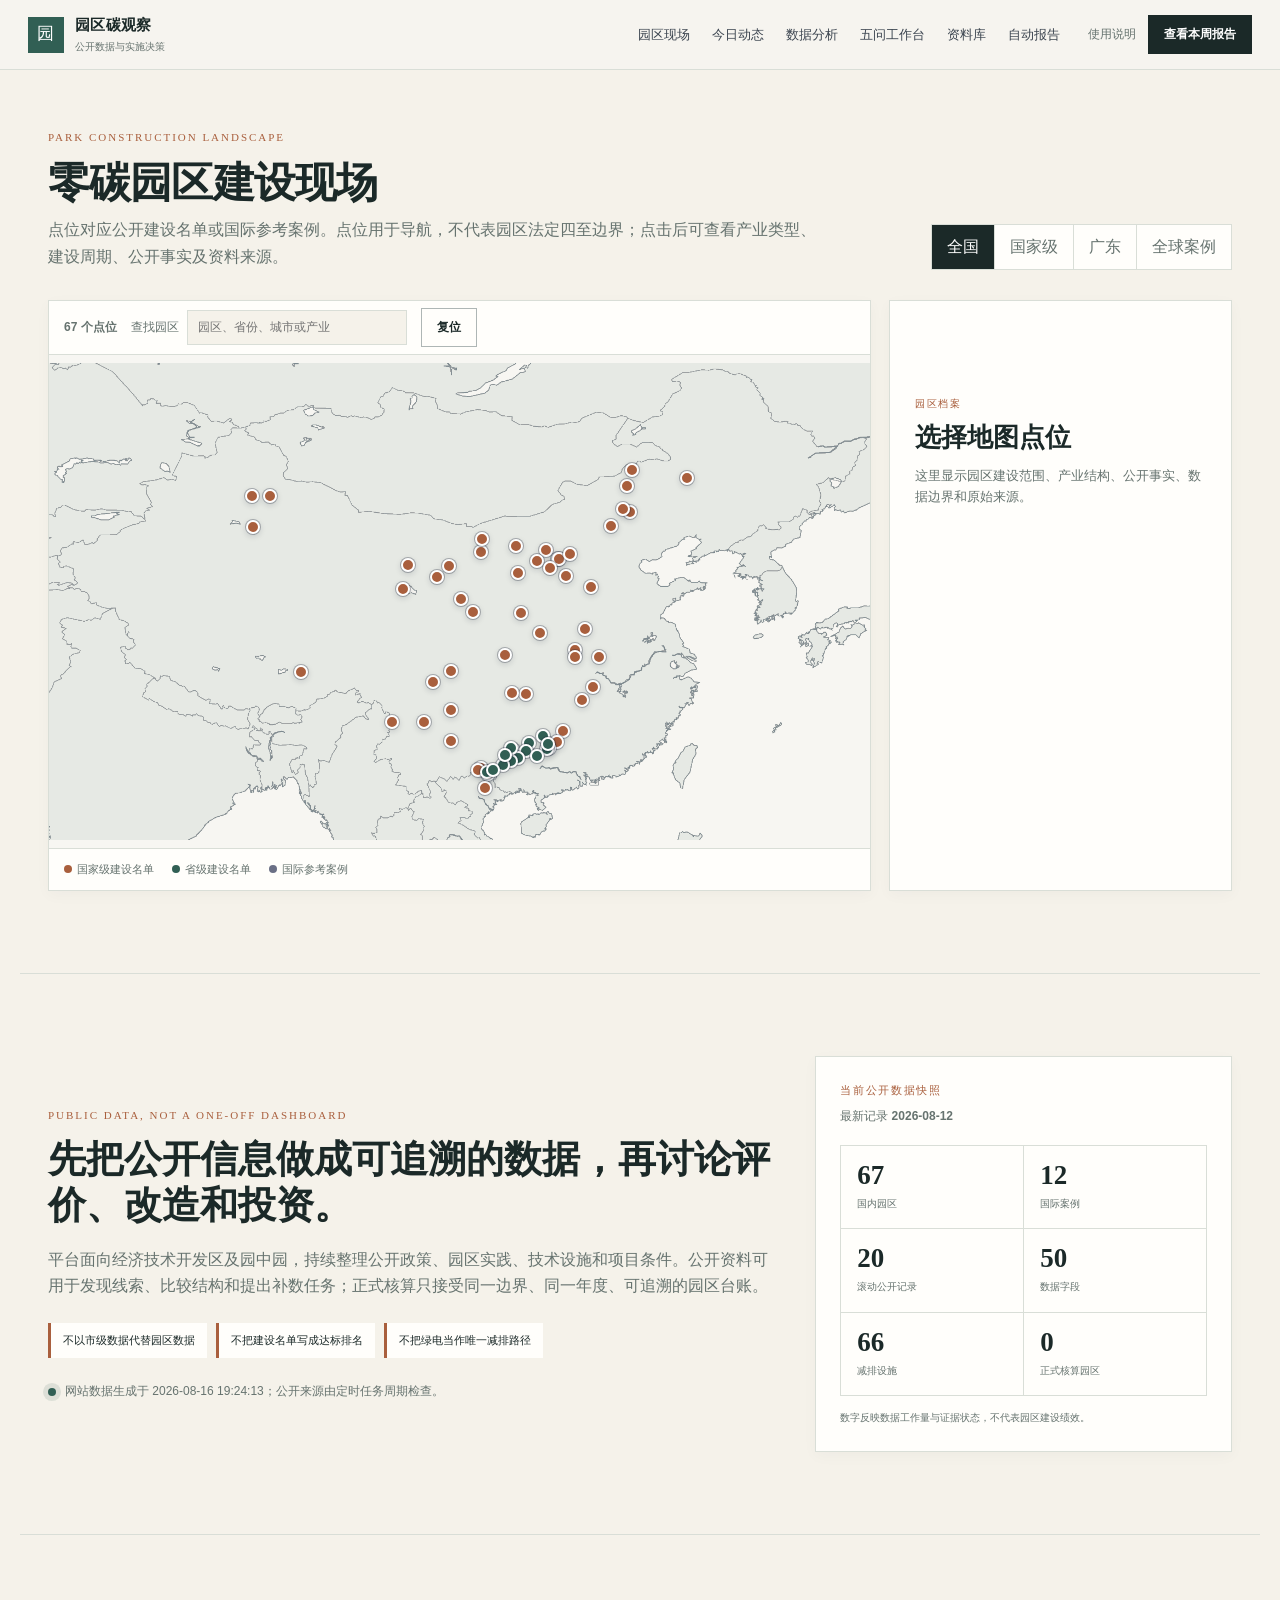
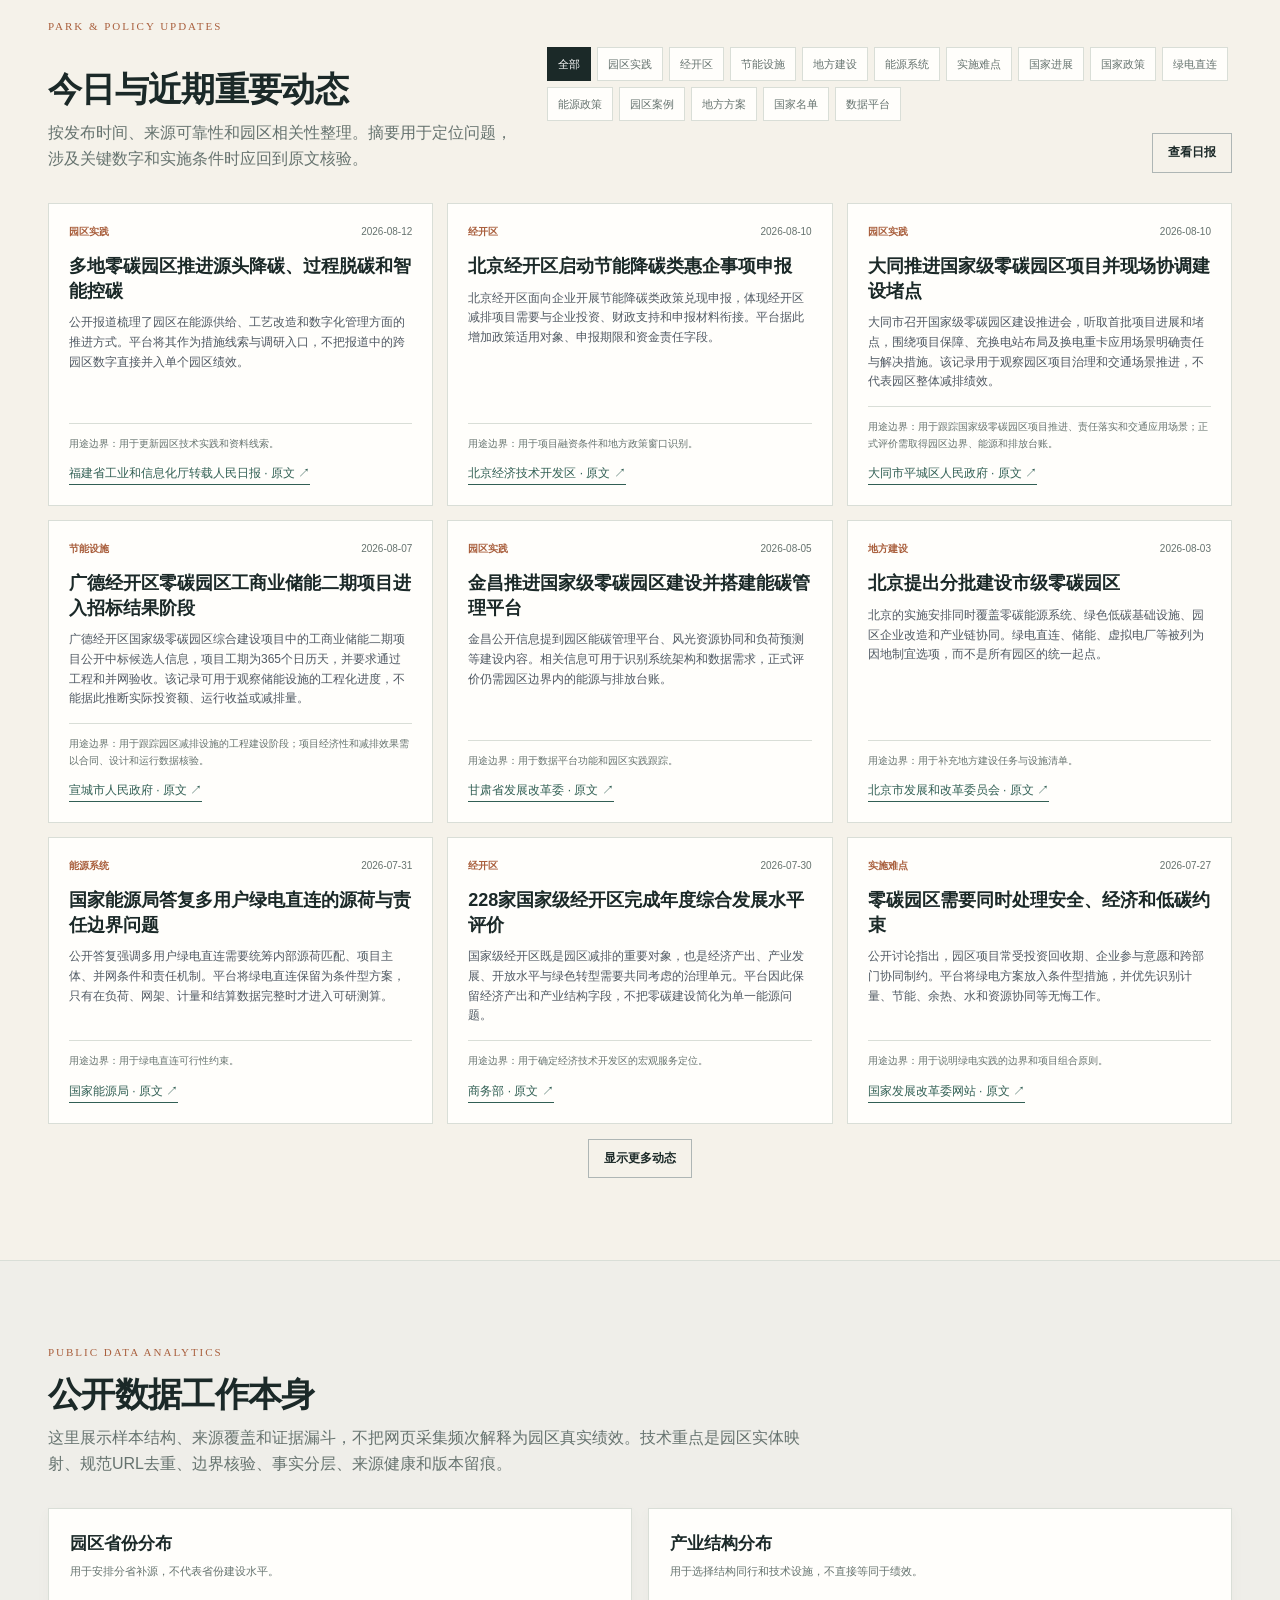
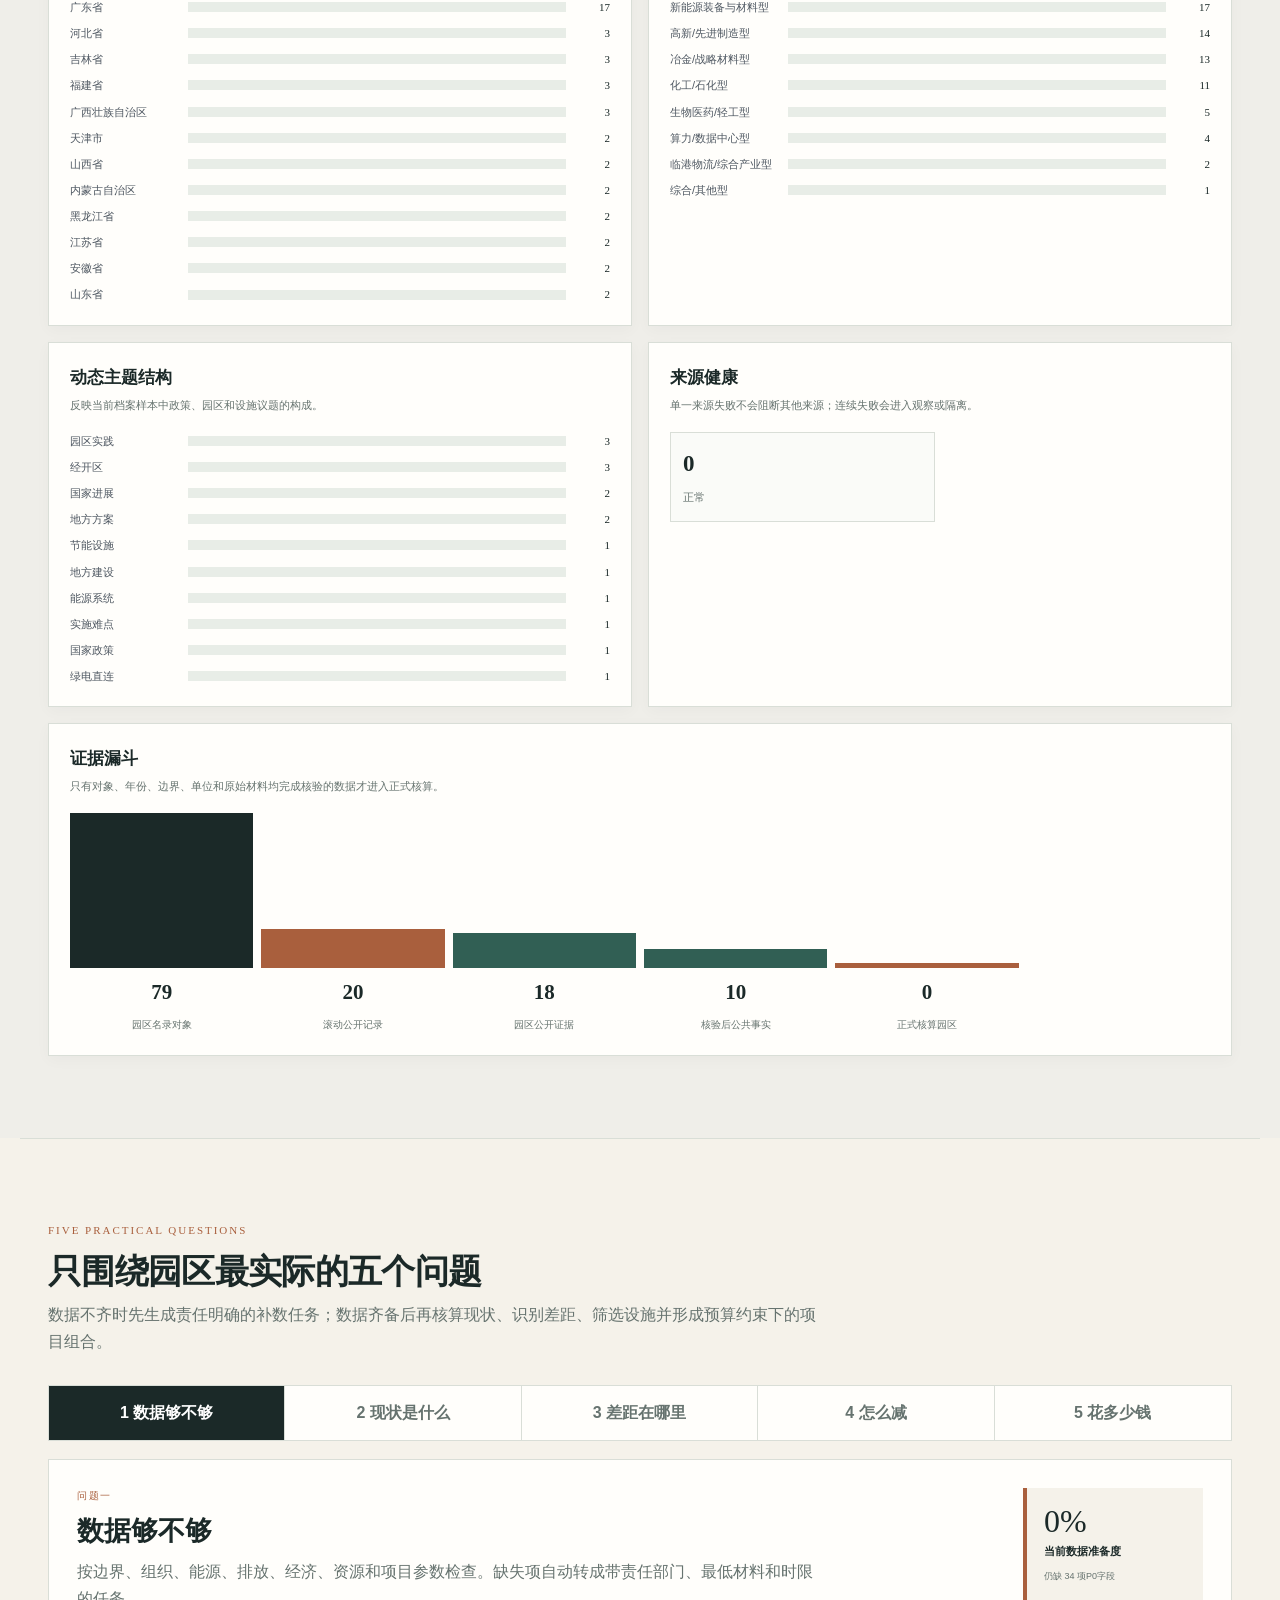
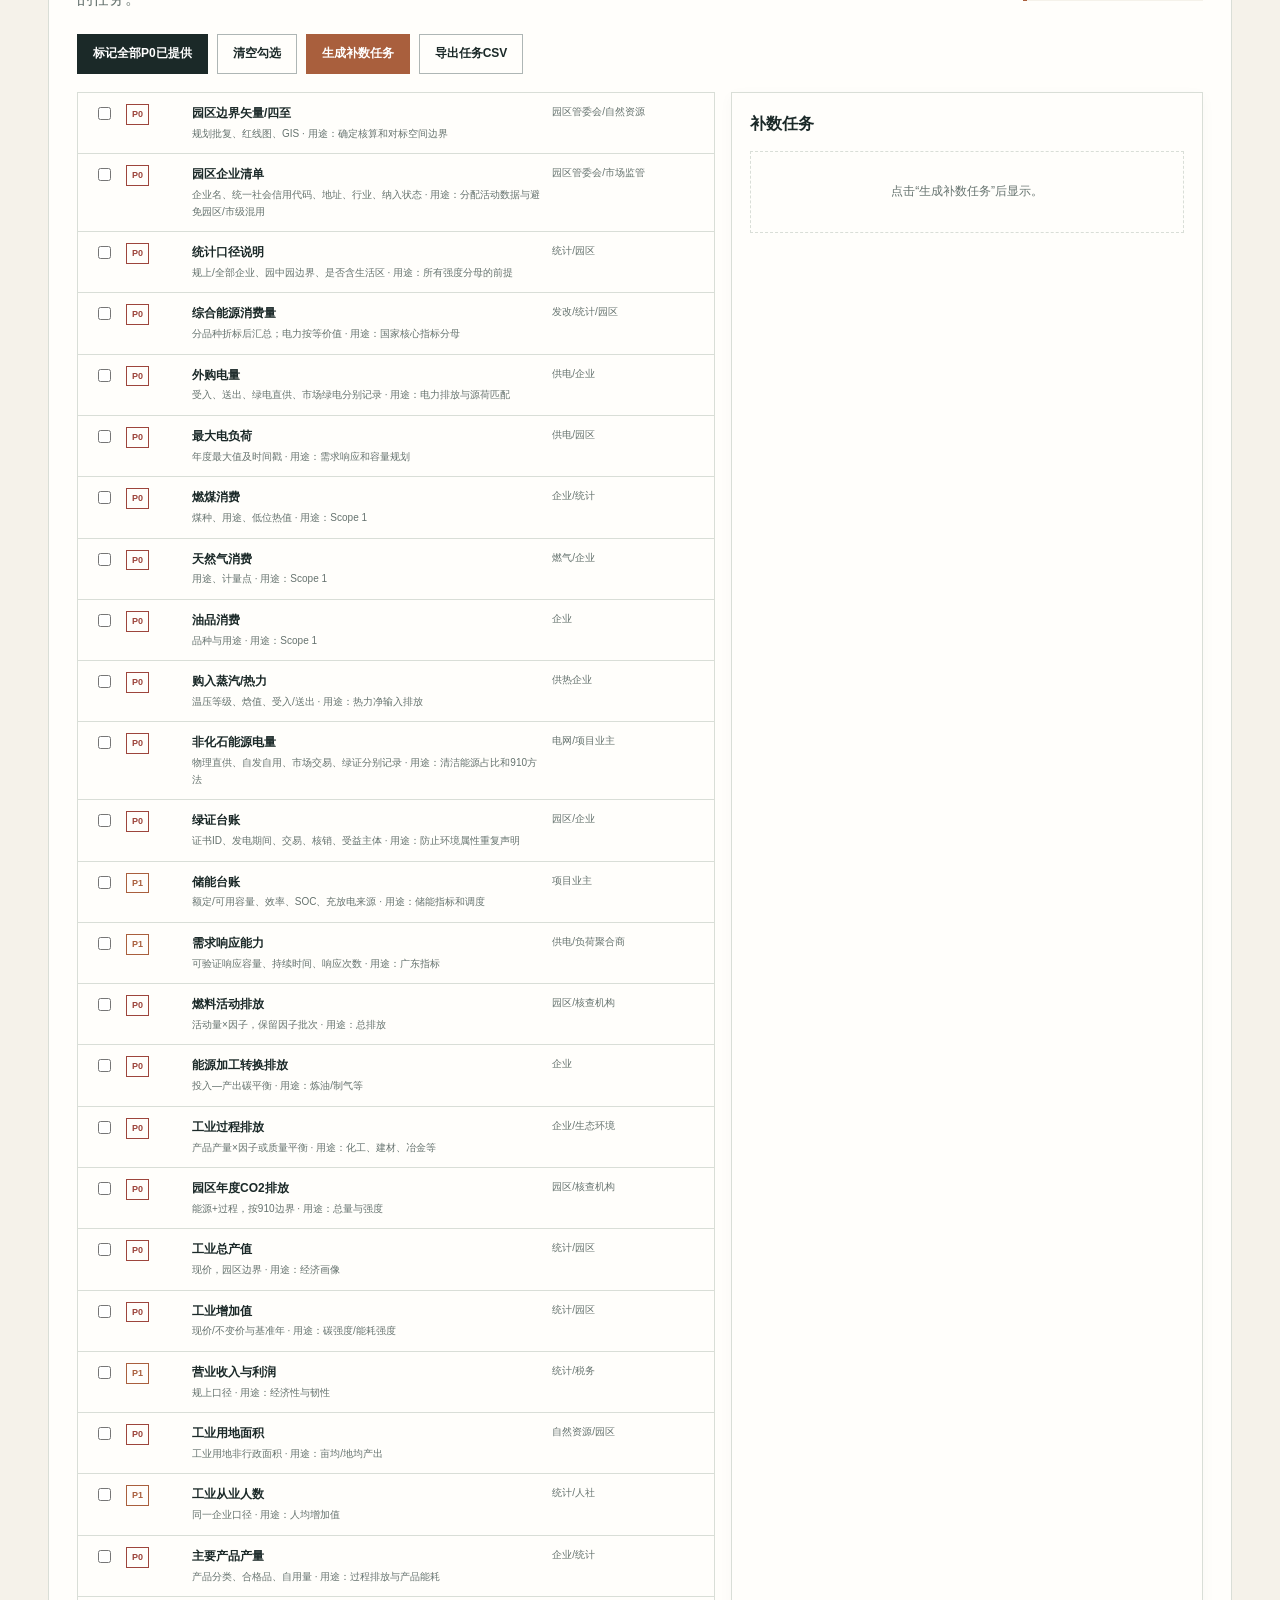
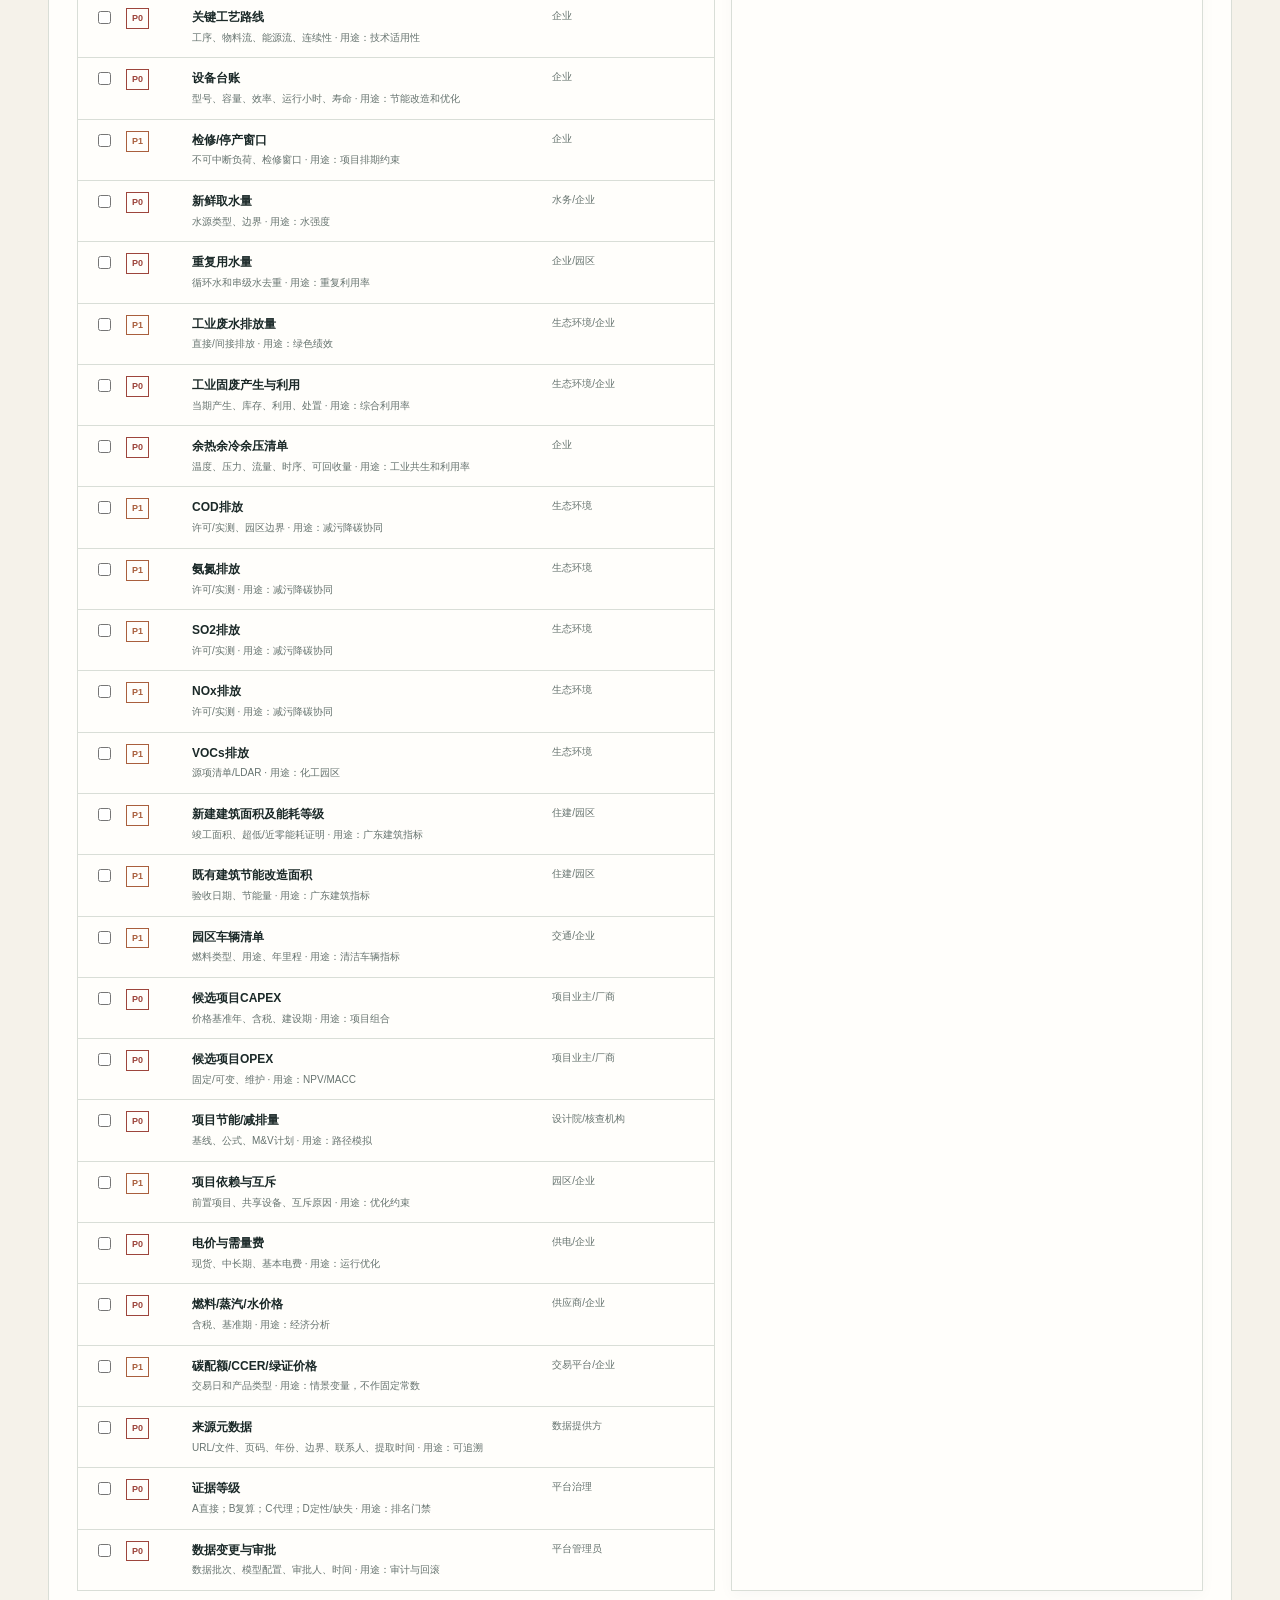
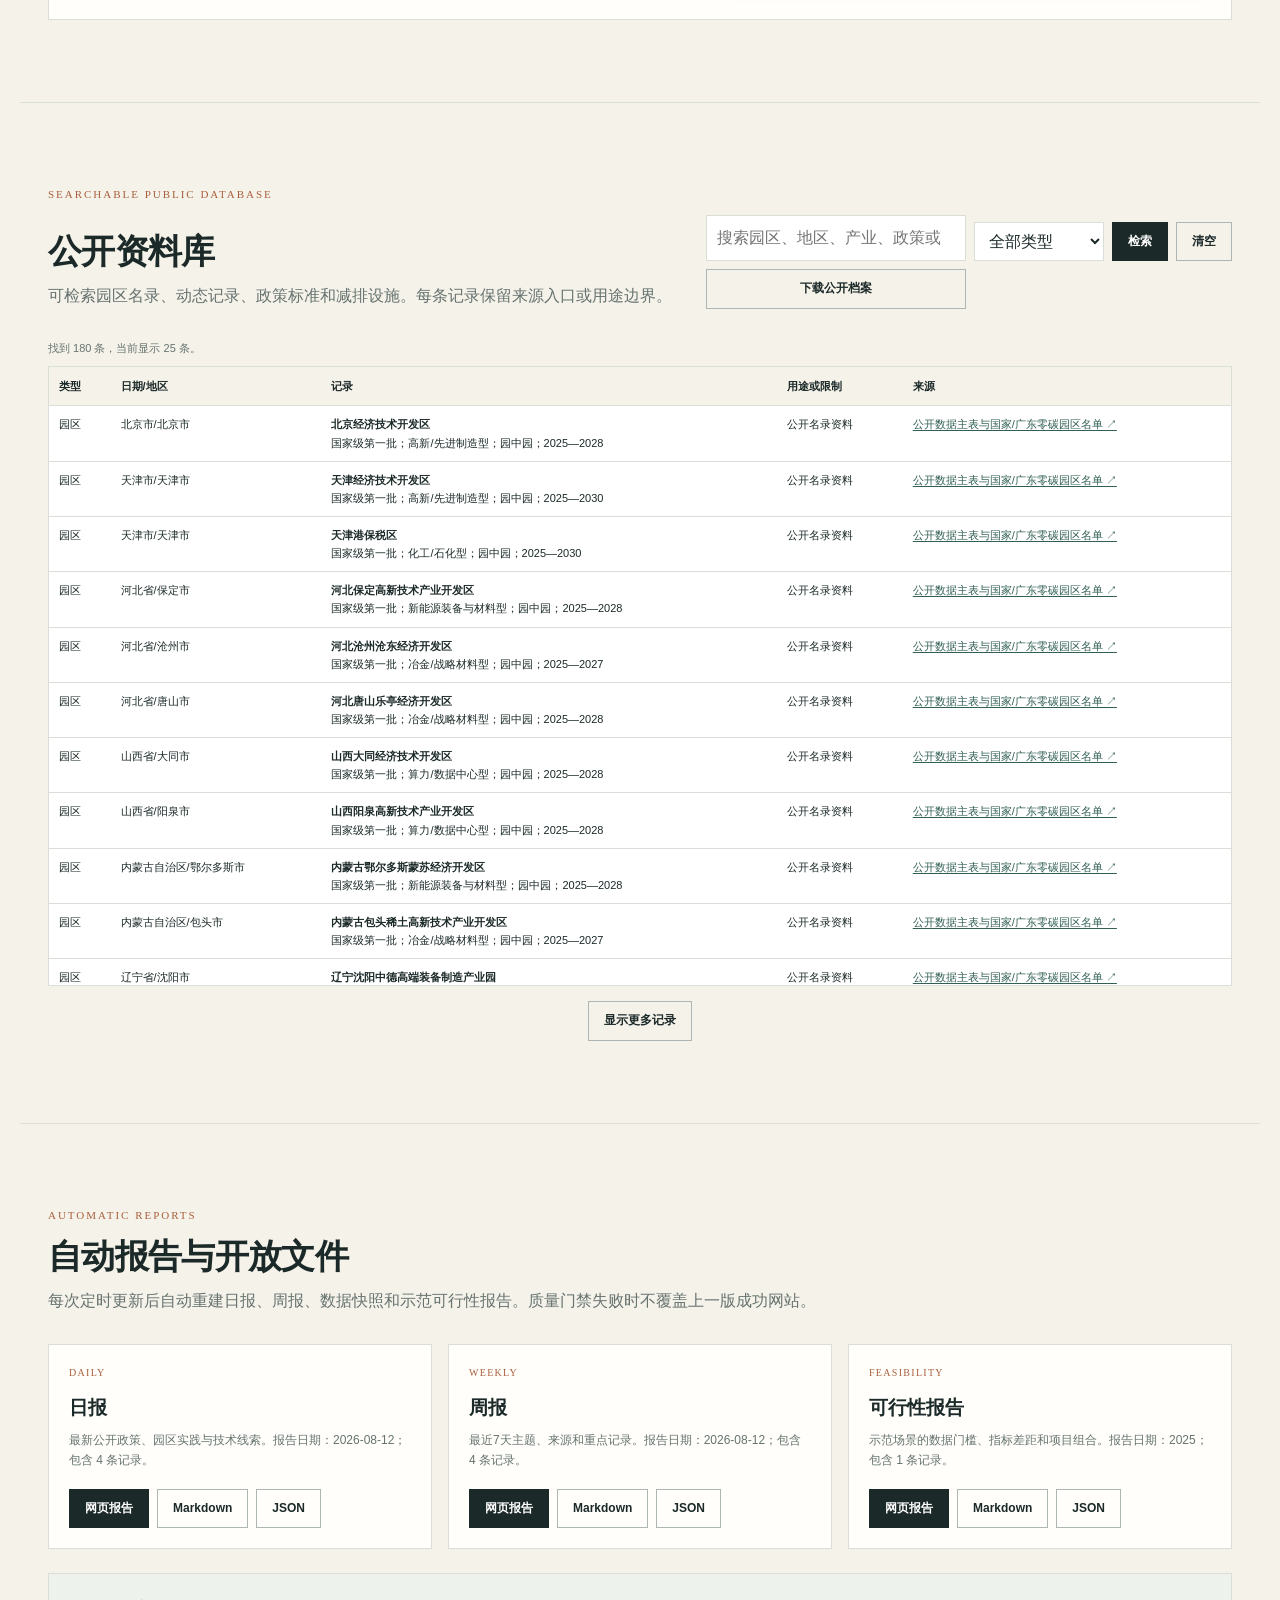
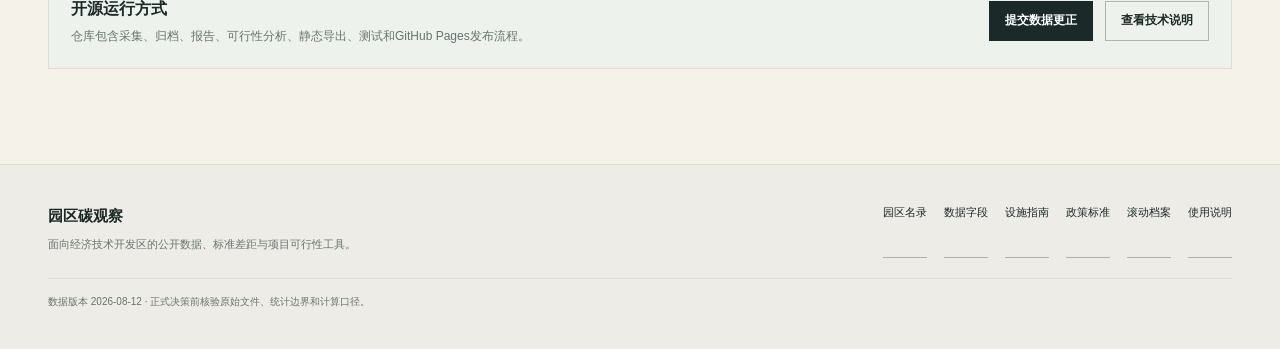
<file: site/index.html>
<!doctype html>
<html lang="zh-CN">
<head>
  <meta charset="utf-8">
  <meta name="viewport" content="width=device-width,initial-scale=1">
  <meta name="description" content="面向经济技术开发区的零碳园区公开数据、自动报告、差距核算和项目可行性分析平台。">
  <meta name="theme-color" content="#f5f2ea">
  <title>园区碳观察｜零碳园区公共数据与实施决策平台</title>
  <link rel="manifest" href="manifest.webmanifest">
  <link rel="stylesheet" href="styles.css">
</head>
<body>
<header class="topbar">
  <a class="brand" href="#top" aria-label="返回首页">
    <span class="brand-mark">园</span>
    <span><strong>园区碳观察</strong><small>公开数据与实施决策</small></span>
  </a>
  <nav class="topnav" aria-label="主要导航">
    <a href="#map">园区现场</a>
    <a href="#today">今日动态</a>
    <a href="#analytics">数据分析</a>
    <a href="#workbench">五问工作台</a>
    <a href="#database">资料库</a>
    <a href="#reports">自动报告</a>
  </nav>
  <div class="top-actions">
    <a class="quiet-link" href="docs/user-manual.html">使用说明</a>
    <a class="btn btn-dark" href="reports/weekly-latest.html">查看本周报告</a>
  </div>
</header>

<main id="top">
  <section id="map" class="section map-section">
    <div class="section-kicker">PARK CONSTRUCTION LANDSCAPE</div>
    <div class="section-head split-head">
      <div>
        <h1>零碳园区建设现场</h1>
        <p>点位对应公开建设名单或国际参考案例。点位用于导航，不代表园区法定四至边界；点击后可查看产业类型、建设周期、公开事实及资料来源。</p>
      </div>
      <div class="segmented" role="group" aria-label="地图范围">
        <button type="button" class="map-filter active" data-map-filter="全国">全国</button>
        <button type="button" class="map-filter" data-map-filter="国家级">国家级</button>
        <button type="button" class="map-filter" data-map-filter="广东">广东</button>
        <button type="button" class="map-filter" data-map-filter="全球">全球案例</button>
      </div>
    </div>
    <div class="map-grid">
      <div class="map-card">
        <div class="map-toolbar">
          <strong id="mapCount">读取中…</strong>
          <label>查找园区<input id="mapSearch" type="search" placeholder="园区、省份、城市或产业"></label>
          <button id="mapReset" class="btn btn-line" type="button">复位</button>
        </div>
        <div id="mapCanvas" class="map-canvas" aria-label="园区地图">
          <img id="mapImage" src="assets/china_map_light.png" alt="中国园区地图背景">
          <div id="mapMarkers" class="map-markers"></div>
        </div>
        <div class="map-legend"><span><i class="dot national"></i>国家级建设名单</span><span><i class="dot provincial"></i>省级建设名单</span><span><i class="dot international"></i>国际参考案例</span></div>
      </div>
      <aside id="parkDetail" class="detail-card" aria-live="polite">
        <div class="detail-placeholder"><span class="eyebrow">园区档案</span><h2>选择地图点位</h2><p>这里显示园区建设范围、产业结构、公开事实、数据边界和原始来源。</p></div>
      </aside>
    </div>
  </section>

  <section class="section hero-section">
    <div class="hero-copy">
      <div class="section-kicker">PUBLIC DATA, NOT A ONE-OFF DASHBOARD</div>
      <h2>先把公开信息做成可追溯的数据，再讨论评价、改造和投资。</h2>
      <p>平台面向经济技术开发区及园中园，持续整理公开政策、园区实践、技术设施和项目条件。公开资料可用于发现线索、比较结构和提出补数任务；正式核算只接受同一边界、同一年度、可追溯的园区台账。</p>
      <div class="principle-row"><span>不以市级数据代替园区数据</span><span>不把建设名单写成达标排名</span><span>不把绿电当作唯一减排路径</span></div>
      <div class="update-status"><span class="pulse"></span><span id="updateSchedule">自动更新状态读取中…</span></div>
    </div>
    <div class="dataset-card">
      <div class="dataset-label">当前公开数据快照</div>
      <div class="dataset-version">最新记录 <strong id="dataVersion">—</strong></div>
      <div id="kpiGrid" class="kpi-grid"></div>
      <div class="dataset-note">数字反映数据工作量与证据状态，不代表园区建设绩效。</div>
    </div>
  </section>

  <section id="today" class="section">
    <div class="section-kicker">PARK & POLICY UPDATES</div>
    <div class="section-head split-head">
      <div><h2>今日与近期重要动态</h2><p>按发布时间、来源可靠性和园区相关性整理。摘要用于定位问题，涉及关键数字和实施条件时应回到原文核验。</p></div>
      <div class="inline-actions"><div id="updateFilters" class="topic-filters" aria-label="动态分类"></div><a class="btn btn-line" href="reports/daily-latest.html">查看日报</a></div>
    </div>
    <div id="updatesGrid" class="updates-grid"></div>
    <button id="showMoreUpdates" class="btn btn-line centered" type="button">显示更多动态</button>
  </section>

  <section id="analytics" class="section analytics-section">
    <div class="section-kicker">PUBLIC DATA ANALYTICS</div>
    <div class="section-head"><h2>公开数据工作本身</h2><p>这里展示样本结构、来源覆盖和证据漏斗，不把网页采集频次解释为园区真实绩效。技术重点是园区实体映射、规范URL去重、边界核验、事实分层、来源健康和版本留痕。</p></div>
    <div class="analytics-grid">
      <article class="chart-card"><h3>园区省份分布</h3><p>用于安排分省补源，不代表省份建设水平。</p><div id="provinceChart" class="bar-chart"></div></article>
      <article class="chart-card"><h3>产业结构分布</h3><p>用于选择结构同行和技术设施，不直接等同于绩效。</p><div id="industryChart" class="bar-chart compact"></div></article>
      <article class="chart-card"><h3>动态主题结构</h3><p>反映当前档案样本中政策、园区和设施议题的构成。</p><div id="topicChart" class="bar-chart compact"></div></article>
      <article class="chart-card"><h3>来源健康</h3><p>单一来源失败不会阻断其他来源；连续失败会进入观察或隔离。</p><div id="sourceHealth" class="health-grid"></div></article>
      <article class="chart-card wide"><h3>证据漏斗</h3><p>只有对象、年份、边界、单位和原始材料均完成核验的数据才进入正式核算。</p><div id="funnelChart" class="funnel-chart"></div></article>
    </div>
  </section>

  <section id="workbench" class="section diagnosis-section">
    <div class="section-kicker">FIVE PRACTICAL QUESTIONS</div>
    <div class="section-head"><h2>只围绕园区最实际的五个问题</h2><p>数据不齐时先生成责任明确的补数任务；数据齐备后再核算现状、识别差距、筛选设施并形成预算约束下的项目组合。</p></div>
    <div class="five-tabs" role="tablist" aria-label="五问工作台">
      <button class="five-tab active" type="button" data-panel="data-ready" role="tab">1 数据够不够</button>
      <button class="five-tab" type="button" data-panel="current-state" role="tab">2 现状是什么</button>
      <button class="five-tab" type="button" data-panel="gap" role="tab">3 差距在哪里</button>
      <button class="five-tab" type="button" data-panel="reduce" role="tab">4 怎么减</button>
      <button class="five-tab" type="button" data-panel="cost" role="tab">5 花多少钱</button>
    </div>

    <div id="data-ready" class="diagnosis-panel active" role="tabpanel">
      <div class="panel-intro"><div><span class="eyebrow">问题一</span><h3>数据够不够</h3><p>按边界、组织、能源、排放、经济、资源和项目参数检查。缺失项自动转成带责任部门、最低材料和时限的任务。</p></div><div class="score-card"><strong id="readinessScore">0%</strong><span>当前数据准备度</span><small id="readinessNote">尚未勾选已提供字段</small></div></div>
      <div class="toolbar-row"><button id="checkAllP0" class="btn btn-dark" type="button">标记全部P0已提供</button><button id="clearChecklist" class="btn btn-line" type="button">清空勾选</button><button id="generateTasks" class="btn btn-accent" type="button">生成补数任务</button><button id="exportTasks" class="btn btn-line" type="button">导出任务CSV</button></div>
      <div class="data-grid-layout"><div id="fieldChecklist" class="checklist"></div><div class="task-output"><h4>补数任务</h4><div id="taskList" class="empty-state">点击“生成补数任务”后显示。</div></div></div>
    </div>

    <div id="current-state" class="diagnosis-panel" role="tabpanel">
      <div class="panel-intro"><div><span class="eyebrow">问题二</span><h3>现状是什么</h3><p>从园区名录、公开事实和产业结构出发形成资料画像。公开报道中的数字保留限制说明，不自动进入正式指标。</p></div></div>
      <div class="current-grid"><div class="form-card"><label>选择园区<select id="stateParkSelect"></select></label><div class="lens-label">查看视角</div><div id="lensButtons" class="lens-buttons"></div><button id="exportParkProfile" class="btn btn-line full" type="button">导出园区资料卡</button></div><div id="currentProfile" class="profile-card"></div><div id="similarParks" class="similar-card"></div></div>
    </div>

    <div id="gap" class="diagnosis-panel" role="tabpanel">
      <div class="panel-intro"><div><span class="eyebrow">问题三</span><h3>差距在哪里</h3><p>依据国家级零碳园区试行指标体系计算。没有同边界、同年度数据时只给数据指南，不输出达标结论。</p></div></div>
      <div class="gap-grid">
        <form id="gapForm" class="form-card form-grid" onsubmit="return false">
          <label class="check-line"><input id="boundaryConfirmed" type="checkbox">已确认同一园区边界和同一自然年</label>
          <label>年综合能源消费量（tce）<input id="energyTotal" type="number" min="0" step="1" placeholder="例如 800000"></label>
          <label>范围一排放（tCO₂）<input id="scope1Total" type="number" min="0" step="1"></label>
          <label>范围二排放（tCO₂）<input id="scope2Total" type="number" min="0" step="1"></label>
          <label>工业过程排放（tCO₂，可为0）<input id="processTotal" type="number" min="0" step="1"></label>
          <label>清洁能源消费占比（%）<input id="cleanEnergy" type="number" min="0" max="100" step="0.1"></label>
          <label>产品单位能耗对标结果<select id="productEnergy"><option value="">请选择</option><option value="达标">达到或优于二级能耗限额</option><option value="未达标">未达到二级能耗限额</option><option value="不适用">客观条件不适用</option></select></label>
          <label>工业固废综合利用率（%）<input id="solidWaste" type="number" min="0" max="100" step="0.1"></label>
          <label>余热/余冷/余压综合利用率（%）<input id="wasteEnergy" type="number" min="0" max="100" step="0.1"></label>
          <label>工业用水重复利用率（%）<input id="waterReuse" type="number" min="0" max="100" step="0.1"></label>
          <div class="form-actions"><button id="loadGapDemo" class="btn btn-line" type="button">载入演示值</button><button id="clearGap" class="btn btn-line" type="button">清空</button><button id="runGap" class="btn btn-dark" type="button">开始核算</button></div>
        </form>
        <div class="result-card"><div class="result-head"><h4>指标差距</h4><button id="exportGap" class="btn btn-line" type="button">导出结果</button></div><div id="gapResult" class="empty-state">填入数据并确认边界后开始核算。</div></div>
      </div>
    </div>

    <div id="reduce" class="diagnosis-panel" role="tabpanel">
      <div class="panel-intro"><div><span class="eyebrow">问题四</span><h3>怎么减</h3><p>优先选择对多数主体都有效、对外部制度依赖较小的无悔工作；绿电直连、储能、氢能和深度工艺改造按条件进入专项可研。</p></div></div>
      <div class="green-power-note"><strong>绿电不是默认第一步。</strong><span>实施前至少核对资源与负荷匹配、网架安全、直接消纳、计量结算、项目主体、交易责任和环境属性归属。</span><a href="https://www.nea.gov.cn/20260520/9e1c4277ce324c8ab82a84da98da7980/c.html" target="_blank" rel="noopener">查看政策原文 ↗</a></div>
      <div class="measure-toolbar"><label>措施类型<select id="measureType"><option value="全部">全部</option><option value="无悔型">无悔型</option><option value="条件型">条件型</option><option value="战略型">战略型</option></select></label><label>方向<select id="measureDirection"><option value="全部">全部方向</option></select></label><label class="search-field">搜索<input id="measureSearch" type="search" placeholder="工艺、设备或措施"></label><button id="selectNoRegret" class="btn btn-dark" type="button">勾选全部无悔型</button><button id="clearMeasures" class="btn btn-line" type="button">清空</button><button id="exportMeasures" class="btn btn-accent" type="button">导出措施清单</button></div>
      <div id="measureSummary" class="selection-summary">尚未选择措施。</div><div id="measuresGrid" class="measures-grid"></div>
    </div>

    <div id="cost" class="diagnosis-panel" role="tabpanel">
      <div class="panel-intro"><div><span class="eyebrow">问题五</span><h3>花多少钱</h3><p>录入项目投资、年度减排、年度收益、寿命和前置条件，形成预算约束下的项目组合和年度路径，并自动生成可行性初筛报告。</p></div></div>
      <div class="feasibility-gate">
        <label><input id="feasBoundary" type="checkbox">边界已确认</label><label><input id="feasEnterprise" type="checkbox">企业清单已确认</label><label>园区名称<input id="feasParkName" type="text" value="示范经济技术开发区"></label><label>基准年<input id="feasYear" type="number" value="2025"></label>
      </div>
      <div class="cost-controls"><label>预算上限（万元）<input id="budgetLimit" type="number" min="0" value="35000"></label><label>年度减排目标（tCO₂）<input id="abatementTarget" type="number" min="0" value="50000"></label><label>折现率（%）<input id="discountRate" type="number" min="0" max="30" step="0.1" value="5"></label><button id="loadProjectDemo" class="btn btn-line" type="button">载入演示项目</button><button id="addProject" class="btn btn-line" type="button">新增项目</button><label class="btn btn-line file-btn">导入JSON<input id="projectFile" type="file" accept=".json,application/json"></label><button id="downloadProjectTemplate" class="btn btn-line" type="button">下载模板</button><button id="runFeasibility" class="btn btn-dark" type="button">运行可行性分析</button></div>
      <div class="project-table-wrap"><table class="data-table project-table"><thead><tr><th>项目</th><th>类型</th><th>投资/万元</th><th>年减排/tCO₂</th><th>年节省/万元</th><th>年运维/万元</th><th>寿命/年</th><th>实施年</th><th>参数证据</th><th>操作</th></tr></thead><tbody id="projectTableBody"></tbody></table></div>
      <div class="portfolio-grid"><div class="result-card"><div class="result-head"><h4>项目组合与可行性</h4><button id="downloadFeasibilityReport" class="btn btn-line" type="button">下载报告</button></div><div id="feasibilityResult" class="empty-state">录入数据与项目后点击“运行可行性分析”。数据门槛未通过时只生成补数任务。</div></div><div class="result-card"><h4>利益相关方与年度路径</h4><div id="pathResult" class="empty-state">组合形成后显示投资、收益、责任和阶段路径。</div></div></div>
    </div>
  </section>

  <section id="database" class="section database-section">
    <div class="section-kicker">SEARCHABLE PUBLIC DATABASE</div>
    <div class="section-head split-head"><div><h2>公开资料库</h2><p>可检索园区名录、动态记录、政策标准和减排设施。每条记录保留来源入口或用途边界。</p></div><div class="db-controls"><input id="dbSearch" type="search" placeholder="搜索园区、地区、产业、政策或设施"><select id="dbType"><option value="全部">全部类型</option><option value="园区">园区名录</option><option value="动态">动态档案</option><option value="标准">政策标准</option><option value="措施">减排设施</option></select><button id="dbRun" class="btn btn-dark" type="button">检索</button><button id="dbClear" class="btn btn-line" type="button">清空</button><button id="downloadArchive" class="btn btn-line" type="button">下载公开档案</button></div></div>
    <div id="dbStatus" class="db-status"></div><div class="db-table-wrap"><table class="data-table"><thead><tr><th>类型</th><th>日期/地区</th><th>记录</th><th>用途或限制</th><th>来源</th></tr></thead><tbody id="archiveTable"></tbody></table></div><button id="dbMore" class="btn btn-line centered" type="button">显示更多记录</button>
  </section>

  <section id="reports" class="section report-section">
    <div class="section-kicker">AUTOMATIC REPORTS</div>
    <div class="section-head"><h2>自动报告与开放文件</h2><p>每次定时更新后自动重建日报、周报、数据快照和示范可行性报告。质量门禁失败时不覆盖上一版成功网站。</p></div>
    <div id="reportLinks" class="report-grid"></div>
    <div class="open-source-strip"><div><strong>开源运行方式</strong><p>仓库包含采集、归档、报告、可行性分析、静态导出、测试和GitHub Pages发布流程。</p></div><a id="issueLink" class="btn btn-dark" href="docs/user-manual.html#data-correction" target="_blank" rel="noopener">提交数据更正</a><a class="btn btn-line" href="docs/technical.html">查看技术说明</a></div>
  </section>
</main>

<footer class="footer">
  <div><strong>园区碳观察</strong><p>面向经济技术开发区的公开数据、标准差距与项目可行性工具。</p></div>
  <div class="footer-links"><a href="data/park_catalog.csv" download>园区名录</a><a href="data/required_data_fields.csv" download>数据字段</a><a href="data/technology_guidance.csv" download>设施指南</a><a href="data/standard_rules.csv" download>政策标准</a><a href="data/archive.jsonl" download>滚动档案</a><a href="docs/user-manual.html">使用说明</a></div>
  <div class="footer-note">数据版本 <span id="footerVersion">—</span> · 正式决策前核验原始文件、统计边界和计算口径。</div>
</footer>
<div id="toast" class="toast" role="status" aria-live="polite"></div>
<script src="app.js" defer></script>
</body>
</html>
</file>
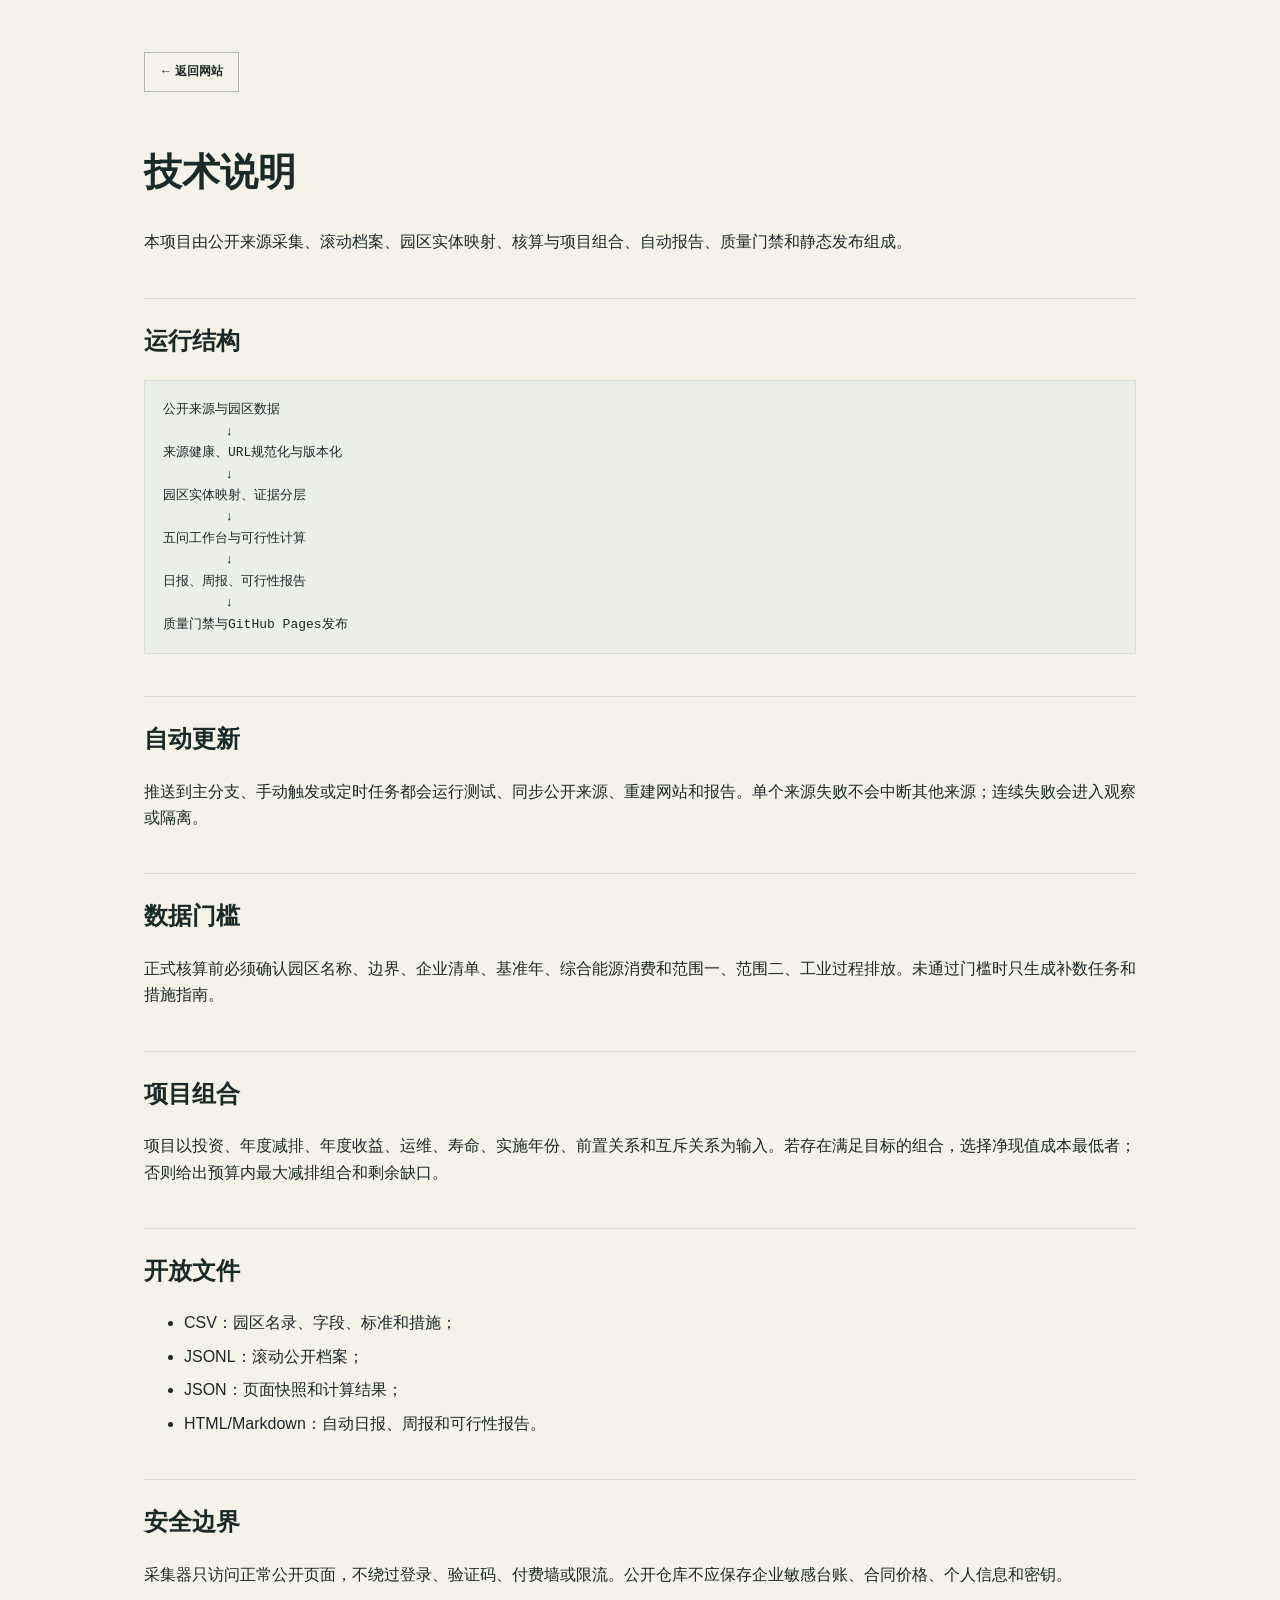
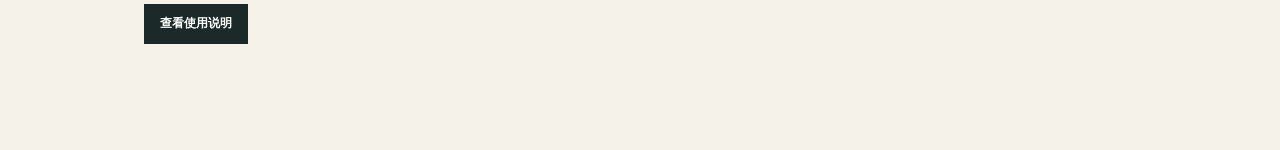
<file: site/docs/technical.html>
<!doctype html><html lang="zh-CN"><head><meta charset="utf-8"><meta name="viewport" content="width=device-width,initial-scale=1"><title>技术说明｜园区碳观察</title><link rel="stylesheet" href="../styles.css"><style>.doc{max-width:1040px;margin:0 auto;padding:52px 24px 90px}.doc h1{font-size:38px}.doc h2{margin-top:42px;padding-top:22px;border-top:1px solid var(--line)}.doc pre{overflow:auto;background:#ecefe9;padding:18px;border:1px solid var(--line)}.doc li{margin:7px 0}.back{display:inline-flex;margin-bottom:24px}</style></head><body><main class="doc"><a class="btn btn-line back" href="../index.html">← 返回网站</a><h1>技术说明</h1><p class="lead">本项目由公开来源采集、滚动档案、园区实体映射、核算与项目组合、自动报告、质量门禁和静态发布组成。</p><h2>运行结构</h2><pre>公开来源与园区数据
        ↓
来源健康、URL规范化与版本化
        ↓
园区实体映射、证据分层
        ↓
五问工作台与可行性计算
        ↓
日报、周报、可行性报告
        ↓
质量门禁与GitHub Pages发布</pre><h2>自动更新</h2><p>推送到主分支、手动触发或定时任务都会运行测试、同步公开来源、重建网站和报告。单个来源失败不会中断其他来源；连续失败会进入观察或隔离。</p><h2>数据门槛</h2><p>正式核算前必须确认园区名称、边界、企业清单、基准年、综合能源消费和范围一、范围二、工业过程排放。未通过门槛时只生成补数任务和措施指南。</p><h2>项目组合</h2><p>项目以投资、年度减排、年度收益、运维、寿命、实施年份、前置关系和互斥关系为输入。若存在满足目标的组合，选择净现值成本最低者；否则给出预算内最大减排组合和剩余缺口。</p><h2>开放文件</h2><ul><li>CSV：园区名录、字段、标准和措施；</li><li>JSONL：滚动公开档案；</li><li>JSON：页面快照和计算结果；</li><li>HTML/Markdown：自动日报、周报和可行性报告。</li></ul><h2>安全边界</h2><p>采集器只访问正常公开页面，不绕过登录、验证码、付费墙或限流。公开仓库不应保存企业敏感台账、合同价格、个人信息和密钥。</p><p><a class="btn btn-dark" href="user-manual.html">查看使用说明</a></p></main></body></html>
</file>
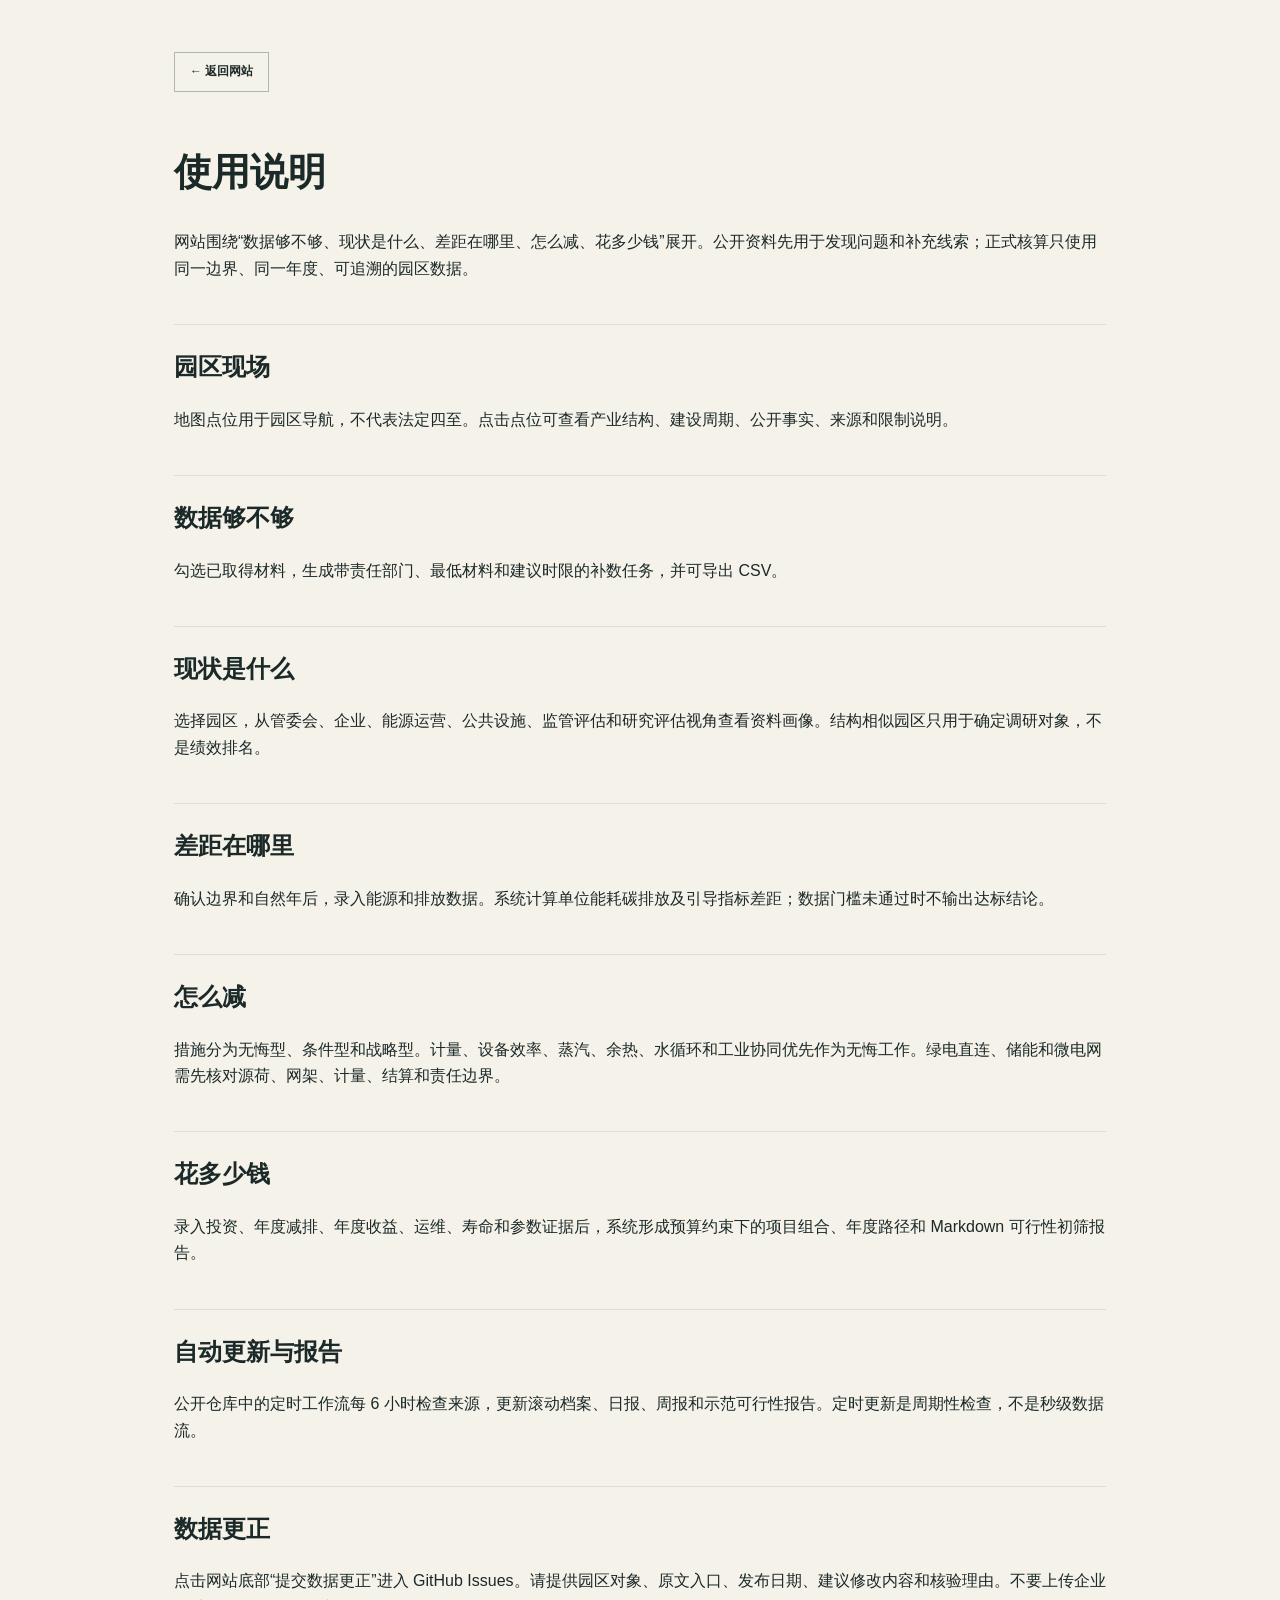
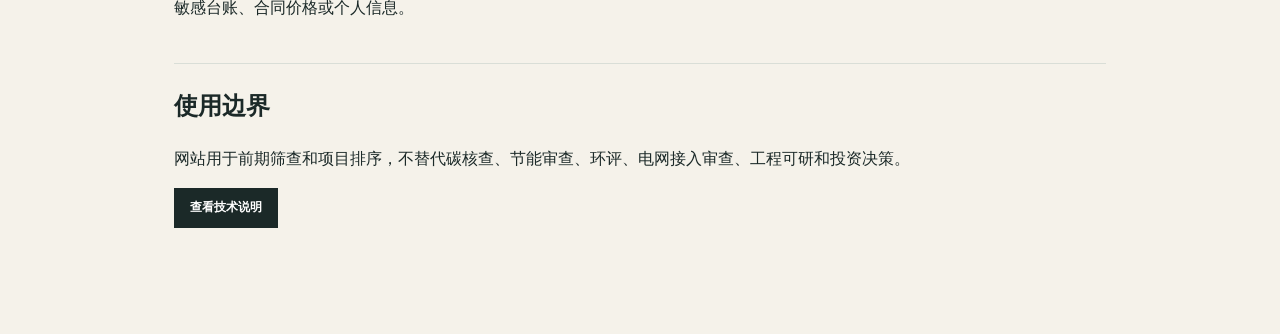
<file: site/docs/user-manual.html>
<!doctype html><html lang="zh-CN"><head><meta charset="utf-8"><meta name="viewport" content="width=device-width,initial-scale=1"><title>使用说明｜园区碳观察</title><link rel="stylesheet" href="../styles.css"><style>.doc{max-width:980px;margin:0 auto;padding:52px 24px 90px}.doc h1{font-size:38px}.doc h2{margin-top:42px;padding-top:22px;border-top:1px solid var(--line)}.doc li{margin:7px 0}.doc code{background:#ecefe9;padding:2px 5px}.doc .back{display:inline-flex;margin-bottom:24px}</style></head><body><main class="doc"><a class="btn btn-line back" href="../index.html">← 返回网站</a><h1>使用说明</h1><p class="lead">网站围绕“数据够不够、现状是什么、差距在哪里、怎么减、花多少钱”展开。公开资料先用于发现问题和补充线索；正式核算只使用同一边界、同一年度、可追溯的园区数据。</p><h2>园区现场</h2><p>地图点位用于园区导航，不代表法定四至。点击点位可查看产业结构、建设周期、公开事实、来源和限制说明。</p><h2>数据够不够</h2><p>勾选已取得材料，生成带责任部门、最低材料和建议时限的补数任务，并可导出 CSV。</p><h2>现状是什么</h2><p>选择园区，从管委会、企业、能源运营、公共设施、监管评估和研究评估视角查看资料画像。结构相似园区只用于确定调研对象，不是绩效排名。</p><h2>差距在哪里</h2><p>确认边界和自然年后，录入能源和排放数据。系统计算单位能耗碳排放及引导指标差距；数据门槛未通过时不输出达标结论。</p><h2>怎么减</h2><p>措施分为无悔型、条件型和战略型。计量、设备效率、蒸汽、余热、水循环和工业协同优先作为无悔工作。绿电直连、储能和微电网需先核对源荷、网架、计量、结算和责任边界。</p><h2>花多少钱</h2><p>录入投资、年度减排、年度收益、运维、寿命和参数证据后，系统形成预算约束下的项目组合、年度路径和 Markdown 可行性初筛报告。</p><h2>自动更新与报告</h2><p>公开仓库中的定时工作流每 6 小时检查来源，更新滚动档案、日报、周报和示范可行性报告。定时更新是周期性检查，不是秒级数据流。</p><h2 id="data-correction">数据更正</h2><p>点击网站底部“提交数据更正”进入 GitHub Issues。请提供园区对象、原文入口、发布日期、建议修改内容和核验理由。不要上传企业敏感台账、合同价格或个人信息。</p><h2>使用边界</h2><p>网站用于前期筛查和项目排序，不替代碳核查、节能审查、环评、电网接入审查、工程可研和投资决策。</p><p><a class="btn btn-dark" href="technical.html">查看技术说明</a></p></main></body></html>
</file>
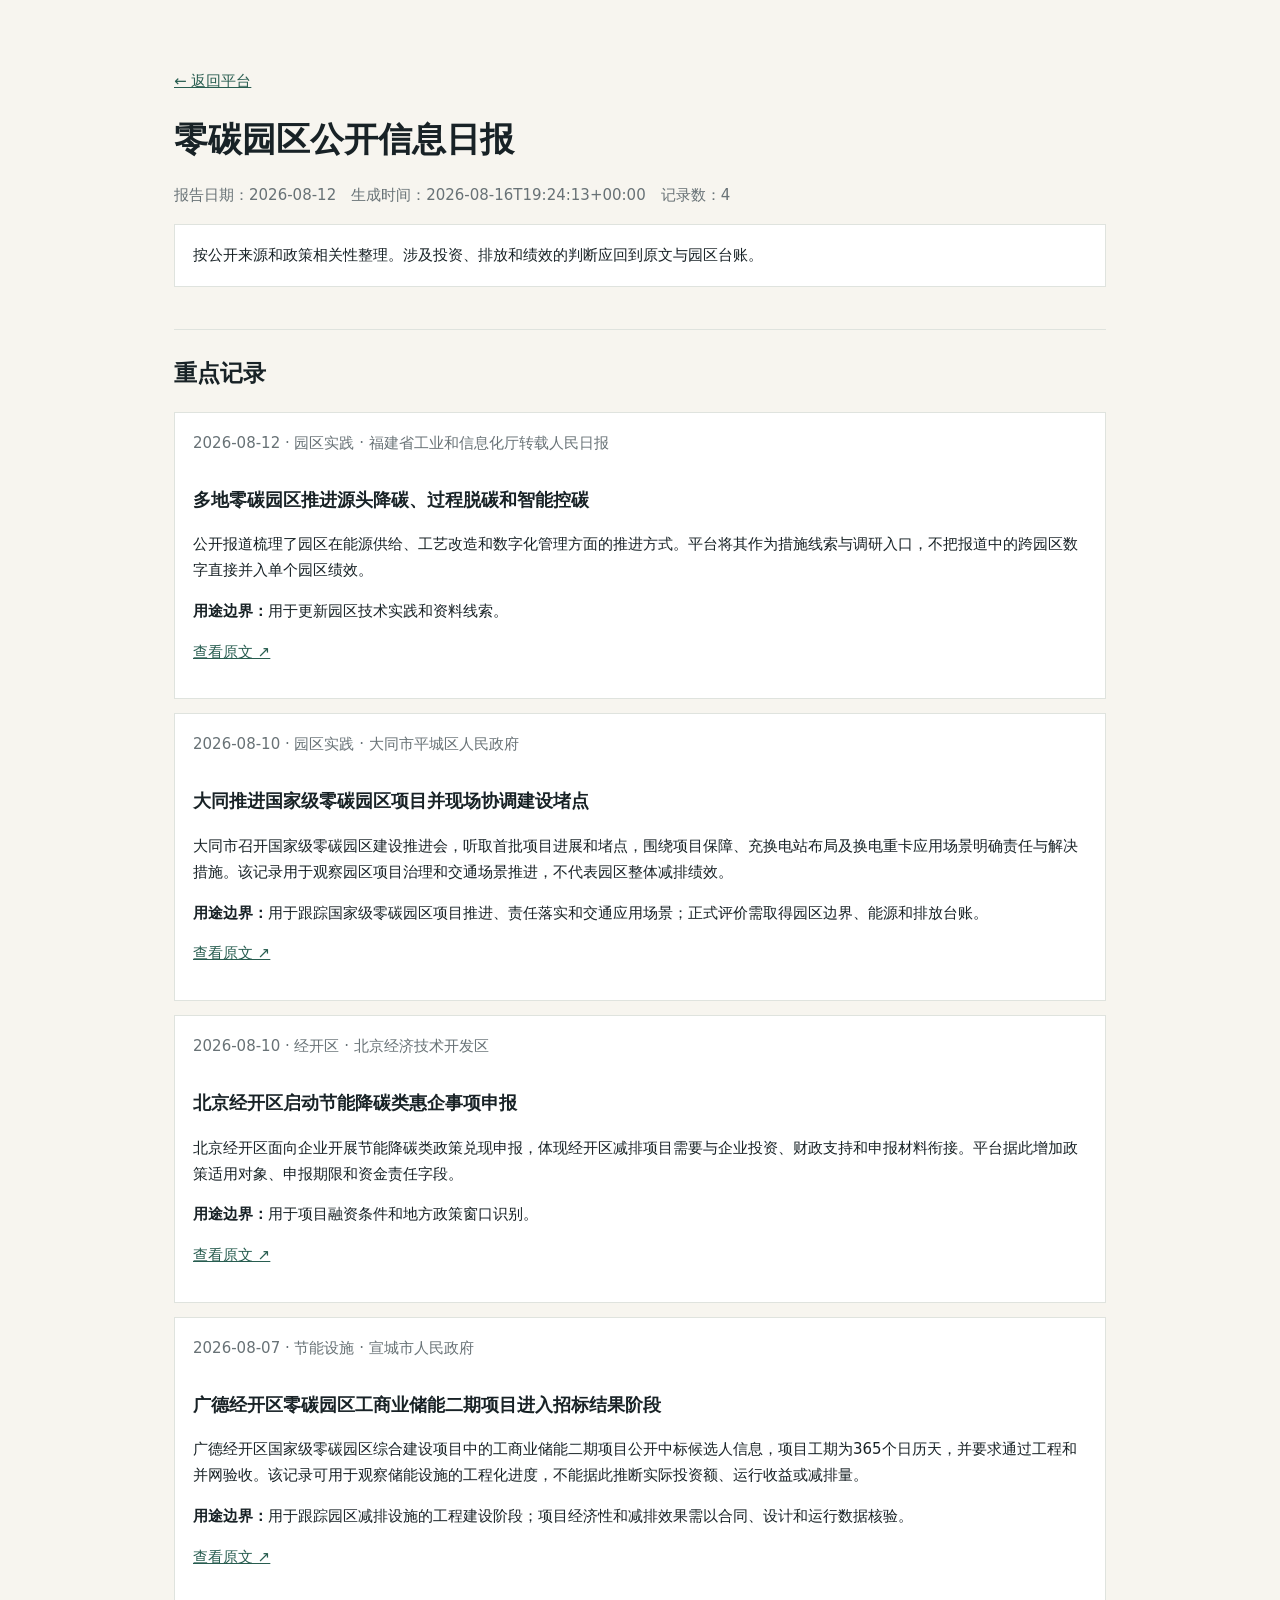
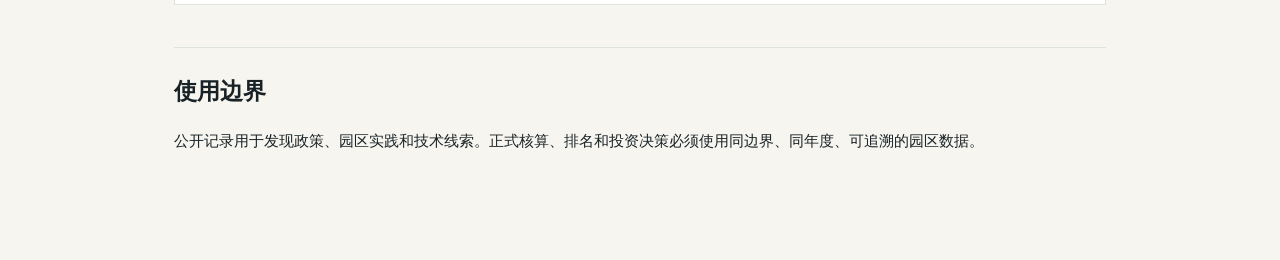
<file: site/reports/daily-2026-08-12.html>
<!doctype html>
<html lang="zh-CN"><head><meta charset="utf-8"><meta name="viewport" content="width=device-width,initial-scale=1">
<title>零碳园区公开信息日报</title><meta name="description" content="零碳园区公开信息自动报告">
<style>
:root{--paper:#f7f5ef;--surface:#fff;--ink:#182226;--muted:#687276;--line:#dfe3de;--green:#285d50;--rust:#a75f3b}
*{box-sizing:border-box}body{margin:0;background:var(--paper);color:var(--ink);font:15px/1.72 system-ui,-apple-system,Segoe UI,"Noto Sans CJK SC","Microsoft YaHei",sans-serif}
main{max-width:980px;margin:auto;padding:54px 24px 90px}h1{font-size:34px;line-height:1.25}h2{margin-top:42px;border-top:1px solid var(--line);padding-top:24px}h3{margin-top:28px}a{color:var(--green)}.meta{color:var(--muted)}.card{background:var(--surface);border:1px solid var(--line);padding:18px;margin:14px 0}table{width:100%;border-collapse:collapse;background:white}th,td{border:1px solid var(--line);padding:9px;text-align:left;vertical-align:top}th{background:#eef2ef}code,pre{background:#ecefea}pre{padding:14px;overflow:auto}.status{display:inline-block;padding:3px 8px;border:1px solid var(--line);border-radius:99px}.warn{color:#8b4b2f}.ok{color:#24634f}@media(max-width:700px){table{display:block;overflow-x:auto}}
</style></head><body><main><p><a href="../index.html#reports">← 返回平台</a></p><h1>零碳园区公开信息日报</h1><p class="meta">报告日期：2026-08-12　生成时间：2026-08-16T19:24:13+00:00　记录数：4</p><div class="card">按公开来源和政策相关性整理。涉及投资、排放和绩效的判断应回到原文与园区台账。</div><h2>重点记录</h2><article class="card"><div class="meta">2026-08-12 · 园区实践 · 福建省工业和信息化厅转载人民日报</div><h3>多地零碳园区推进源头降碳、过程脱碳和智能控碳</h3><p>公开报道梳理了园区在能源供给、工艺改造和数字化管理方面的推进方式。平台将其作为措施线索与调研入口，不把报道中的跨园区数字直接并入单个园区绩效。</p><p><strong>用途边界：</strong>用于更新园区技术实践和资料线索。</p><p><a href="https://gxt.fujian.gov.cn/zwgk/xw/hydt/xydt/202608/t20260812_7199107.htm" target="_blank" rel="noopener">查看原文 ↗</a></p></article><article class="card"><div class="meta">2026-08-10 · 园区实践 · 大同市平城区人民政府</div><h3>大同推进国家级零碳园区项目并现场协调建设堵点</h3><p>大同市召开国家级零碳园区建设推进会，听取首批项目进展和堵点，围绕项目保障、充换电站布局及换电重卡应用场景明确责任与解决措施。该记录用于观察园区项目治理和交通场景推进，不代表园区整体减排绩效。</p><p><strong>用途边界：</strong>用于跟踪国家级零碳园区项目推进、责任落实和交通应用场景；正式评价需取得园区边界、能源和排放台账。</p><p><a href="https://pingcheng.gov.cn/pcqrmzfz/bmdt/202608/e816063d90b74d31a13360dea46904ca.shtml" target="_blank" rel="noopener">查看原文 ↗</a></p></article><article class="card"><div class="meta">2026-08-10 · 经开区 · 北京经济技术开发区</div><h3>北京经开区启动节能降碳类惠企事项申报</h3><p>北京经开区面向企业开展节能降碳类政策兑现申报，体现经开区减排项目需要与企业投资、财政支持和申报材料衔接。平台据此增加政策适用对象、申报期限和资金责任字段。</p><p><strong>用途边界：</strong>用于项目融资条件和地方政策窗口识别。</p><p><a href="https://kfqgw.beijing.gov.cn/zwgkkfq/2024zcwj/202608/t20260810_4815986.html" target="_blank" rel="noopener">查看原文 ↗</a></p></article><article class="card"><div class="meta">2026-08-07 · 节能设施 · 宣城市人民政府</div><h3>广德经开区零碳园区工商业储能二期项目进入招标结果阶段</h3><p>广德经开区国家级零碳园区综合建设项目中的工商业储能二期项目公开中标候选人信息，项目工期为365个日历天，并要求通过工程和并网验收。该记录可用于观察储能设施的工程化进度，不能据此推断实际投资额、运行收益或减排量。</p><p><strong>用途边界：</strong>用于跟踪园区减排设施的工程建设阶段；项目经济性和减排效果需以合同、设计和运行数据核验。</p><p><a href="https://www.xuancheng.gov.cn/OpennessContent/show/3806110.html" target="_blank" rel="noopener">查看原文 ↗</a></p></article><h2>使用边界</h2><p>公开记录用于发现政策、园区实践和技术线索。正式核算、排名和投资决策必须使用同边界、同年度、可追溯的园区数据。</p></main></body></html>
</file>
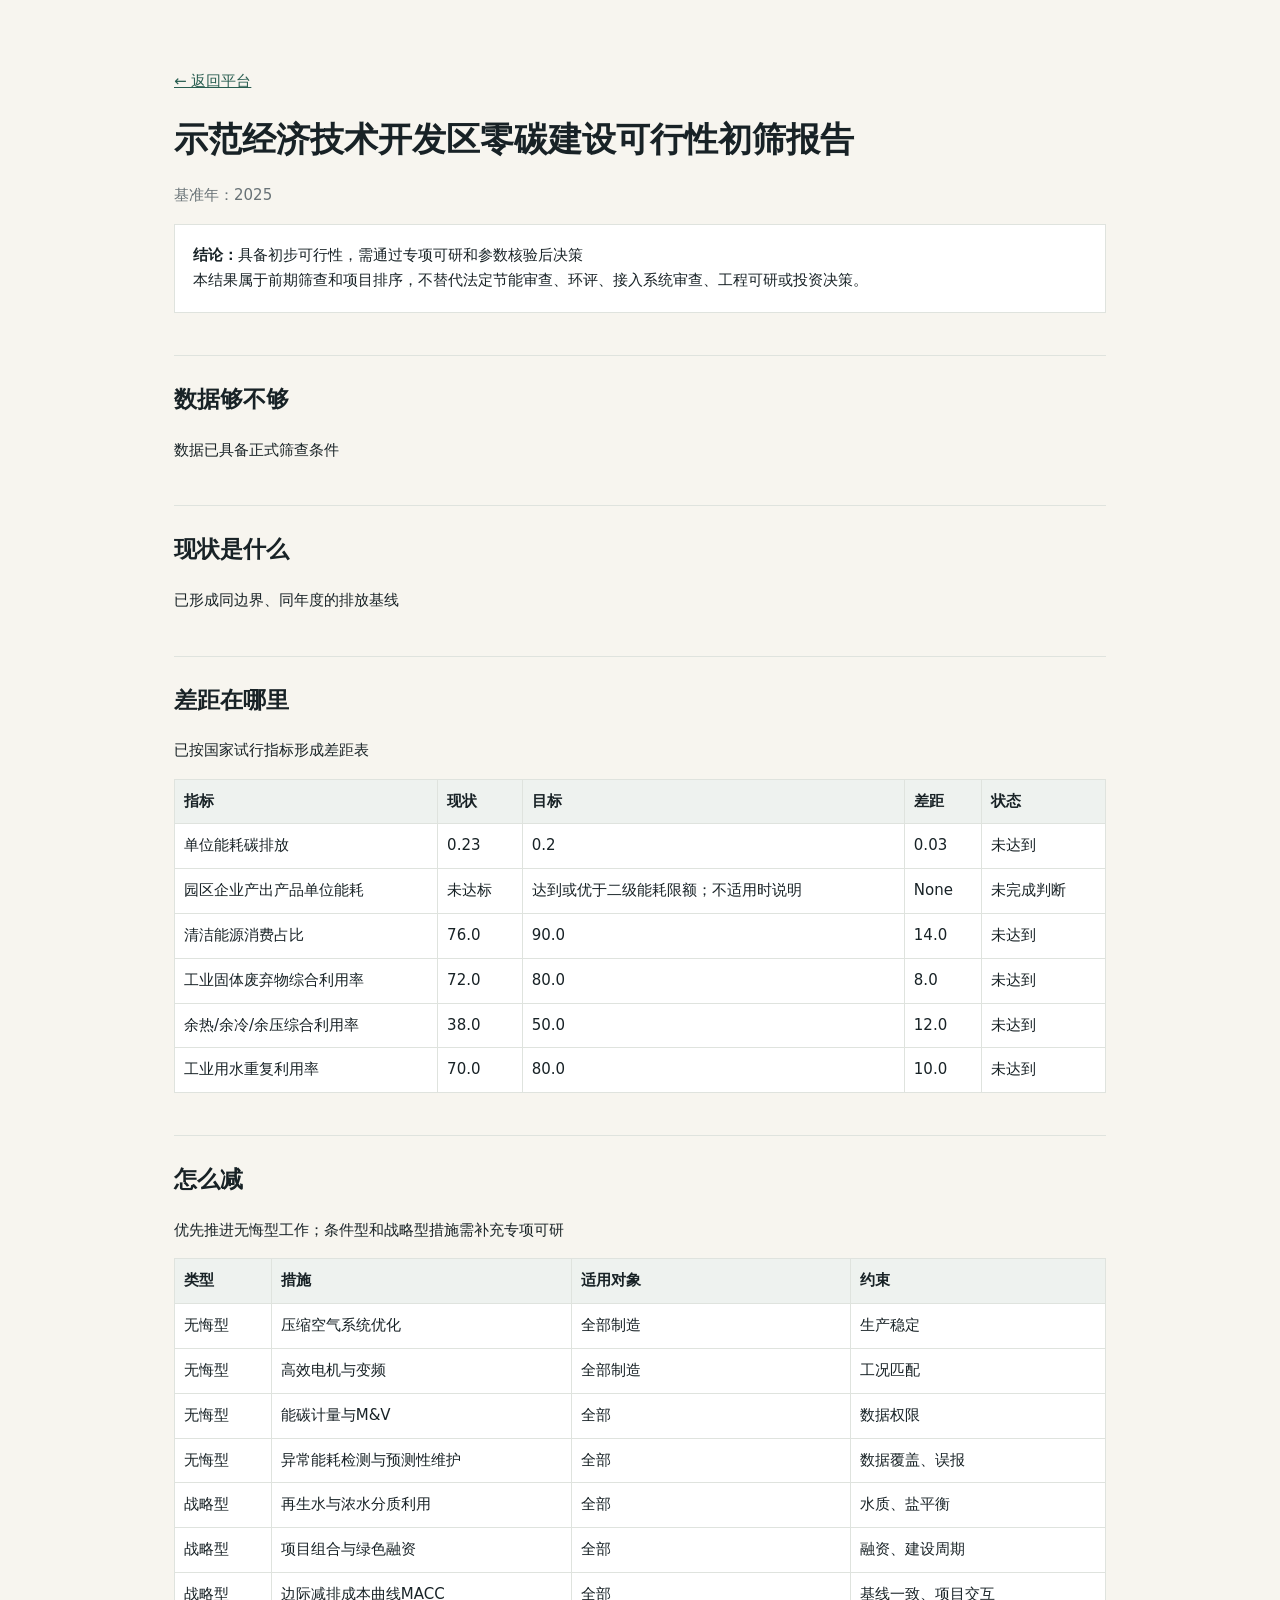
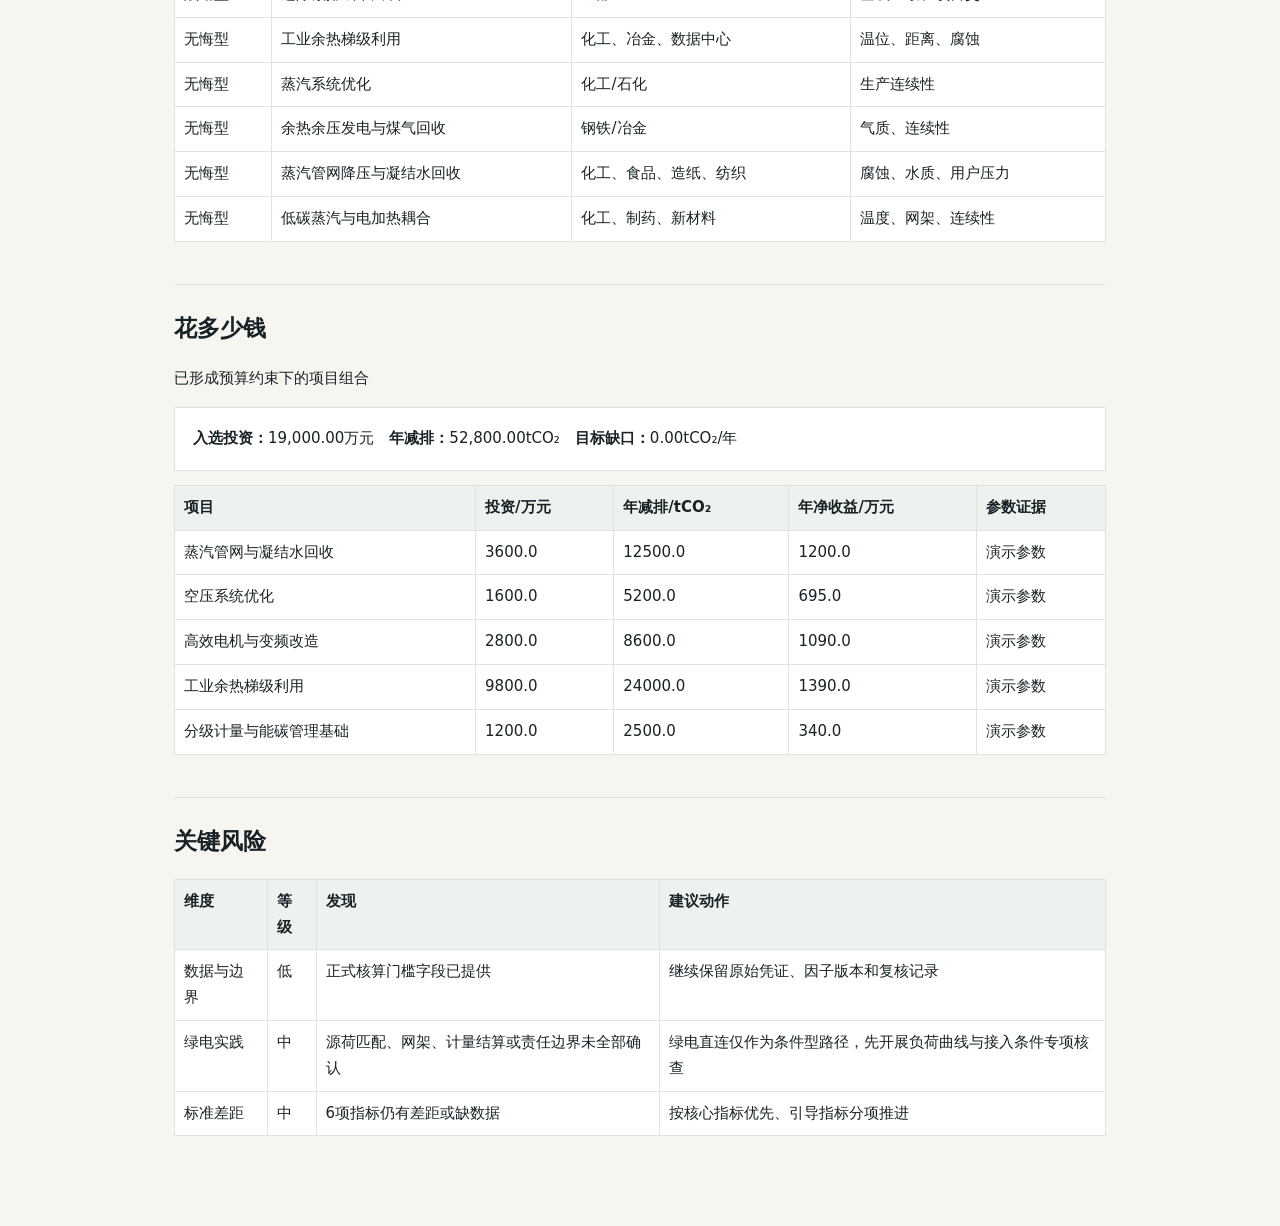
<file: site/reports/feasibility-latest.html>
<!doctype html>
<html lang="zh-CN"><head><meta charset="utf-8"><meta name="viewport" content="width=device-width,initial-scale=1">
<title>示范经济技术开发区可行性初筛报告</title><meta name="description" content="零碳园区可行性初筛报告">
<style>
:root{--paper:#f7f5ef;--surface:#fff;--ink:#182226;--muted:#687276;--line:#dfe3de;--green:#285d50;--rust:#a75f3b}
*{box-sizing:border-box}body{margin:0;background:var(--paper);color:var(--ink);font:15px/1.72 system-ui,-apple-system,Segoe UI,"Noto Sans CJK SC","Microsoft YaHei",sans-serif}
main{max-width:980px;margin:auto;padding:54px 24px 90px}h1{font-size:34px;line-height:1.25}h2{margin-top:42px;border-top:1px solid var(--line);padding-top:24px}h3{margin-top:28px}a{color:var(--green)}.meta{color:var(--muted)}.card{background:var(--surface);border:1px solid var(--line);padding:18px;margin:14px 0}table{width:100%;border-collapse:collapse;background:white}th,td{border:1px solid var(--line);padding:9px;text-align:left;vertical-align:top}th{background:#eef2ef}code,pre{background:#ecefea}pre{padding:14px;overflow:auto}.status{display:inline-block;padding:3px 8px;border:1px solid var(--line);border-radius:99px}.warn{color:#8b4b2f}.ok{color:#24634f}@media(max-width:700px){table{display:block;overflow-x:auto}}
</style></head><body><main><p><a href="../index.html#feasibility">← 返回平台</a></p><h1>示范经济技术开发区零碳建设可行性初筛报告</h1><p class="meta">基准年：2025</p><div class="card"><strong>结论：</strong>具备初步可行性，需通过专项可研和参数核验后决策<br>本结果属于前期筛查和项目排序，不替代法定节能审查、环评、接入系统审查、工程可研或投资决策。</div><h2>数据够不够</h2><p>数据已具备正式筛查条件</p><h2>现状是什么</h2><p>已形成同边界、同年度的排放基线</p><h2>差距在哪里</h2><p>已按国家试行指标形成差距表</p><table><tr><th>指标</th><th>现状</th><th>目标</th><th>差距</th><th>状态</th></tr><tr><td>单位能耗碳排放</td><td>0.23</td><td>0.2</td><td>0.03</td><td>未达到</td></tr><tr><td>园区企业产出产品单位能耗</td><td>未达标</td><td>达到或优于二级能耗限额；不适用时说明</td><td>None</td><td>未完成判断</td></tr><tr><td>清洁能源消费占比</td><td>76.0</td><td>90.0</td><td>14.0</td><td>未达到</td></tr><tr><td>工业固体废弃物综合利用率</td><td>72.0</td><td>80.0</td><td>8.0</td><td>未达到</td></tr><tr><td>余热/余冷/余压综合利用率</td><td>38.0</td><td>50.0</td><td>12.0</td><td>未达到</td></tr><tr><td>工业用水重复利用率</td><td>70.0</td><td>80.0</td><td>10.0</td><td>未达到</td></tr></table><h2>怎么减</h2><p>优先推进无悔型工作；条件型和战略型措施需补充专项可研</p><table><tr><th>类型</th><th>措施</th><th>适用对象</th><th>约束</th></tr><tr><td>无悔型</td><td>压缩空气系统优化</td><td>全部制造</td><td>生产稳定</td></tr><tr><td>无悔型</td><td>高效电机与变频</td><td>全部制造</td><td>工况匹配</td></tr><tr><td>无悔型</td><td>能碳计量与M&amp;V</td><td>全部</td><td>数据权限</td></tr><tr><td>无悔型</td><td>异常能耗检测与预测性维护</td><td>全部</td><td>数据覆盖、误报</td></tr><tr><td>战略型</td><td>再生水与浓水分质利用</td><td>全部</td><td>水质、盐平衡</td></tr><tr><td>战略型</td><td>项目组合与绿色融资</td><td>全部</td><td>融资、建设周期</td></tr><tr><td>战略型</td><td>边际减排成本曲线MACC</td><td>全部</td><td>基线一致、项目交互</td></tr><tr><td>无悔型</td><td>工业余热梯级利用</td><td>化工、冶金、数据中心</td><td>温位、距离、腐蚀</td></tr><tr><td>无悔型</td><td>蒸汽系统优化</td><td>化工/石化</td><td>生产连续性</td></tr><tr><td>无悔型</td><td>余热余压发电与煤气回收</td><td>钢铁/冶金</td><td>气质、连续性</td></tr><tr><td>无悔型</td><td>蒸汽管网降压与凝结水回收</td><td>化工、食品、造纸、纺织</td><td>腐蚀、水质、用户压力</td></tr><tr><td>无悔型</td><td>低碳蒸汽与电加热耦合</td><td>化工、制药、新材料</td><td>温度、网架、连续性</td></tr></table><h2>花多少钱</h2><p>已形成预算约束下的项目组合</p><div class="card"><strong>入选投资：</strong>19,000.00万元　<strong>年减排：</strong>52,800.00tCO₂　<strong>目标缺口：</strong>0.00tCO₂/年</div><table><tr><th>项目</th><th>投资/万元</th><th>年减排/tCO₂</th><th>年净收益/万元</th><th>参数证据</th></tr><tr><td>蒸汽管网与凝结水回收</td><td>3600.0</td><td>12500.0</td><td>1200.0</td><td>演示参数</td></tr><tr><td>空压系统优化</td><td>1600.0</td><td>5200.0</td><td>695.0</td><td>演示参数</td></tr><tr><td>高效电机与变频改造</td><td>2800.0</td><td>8600.0</td><td>1090.0</td><td>演示参数</td></tr><tr><td>工业余热梯级利用</td><td>9800.0</td><td>24000.0</td><td>1390.0</td><td>演示参数</td></tr><tr><td>分级计量与能碳管理基础</td><td>1200.0</td><td>2500.0</td><td>340.0</td><td>演示参数</td></tr></table><h2>关键风险</h2><table><tr><th>维度</th><th>等级</th><th>发现</th><th>建议动作</th></tr><tr><td>数据与边界</td><td>低</td><td>正式核算门槛字段已提供</td><td>继续保留原始凭证、因子版本和复核记录</td></tr><tr><td>绿电实践</td><td>中</td><td>源荷匹配、网架、计量结算或责任边界未全部确认</td><td>绿电直连仅作为条件型路径，先开展负荷曲线与接入条件专项核查</td></tr><tr><td>标准差距</td><td>中</td><td>6项指标仍有差距或缺数据</td><td>按核心指标优先、引导指标分项推进</td></tr></table></main></body></html>
</file>
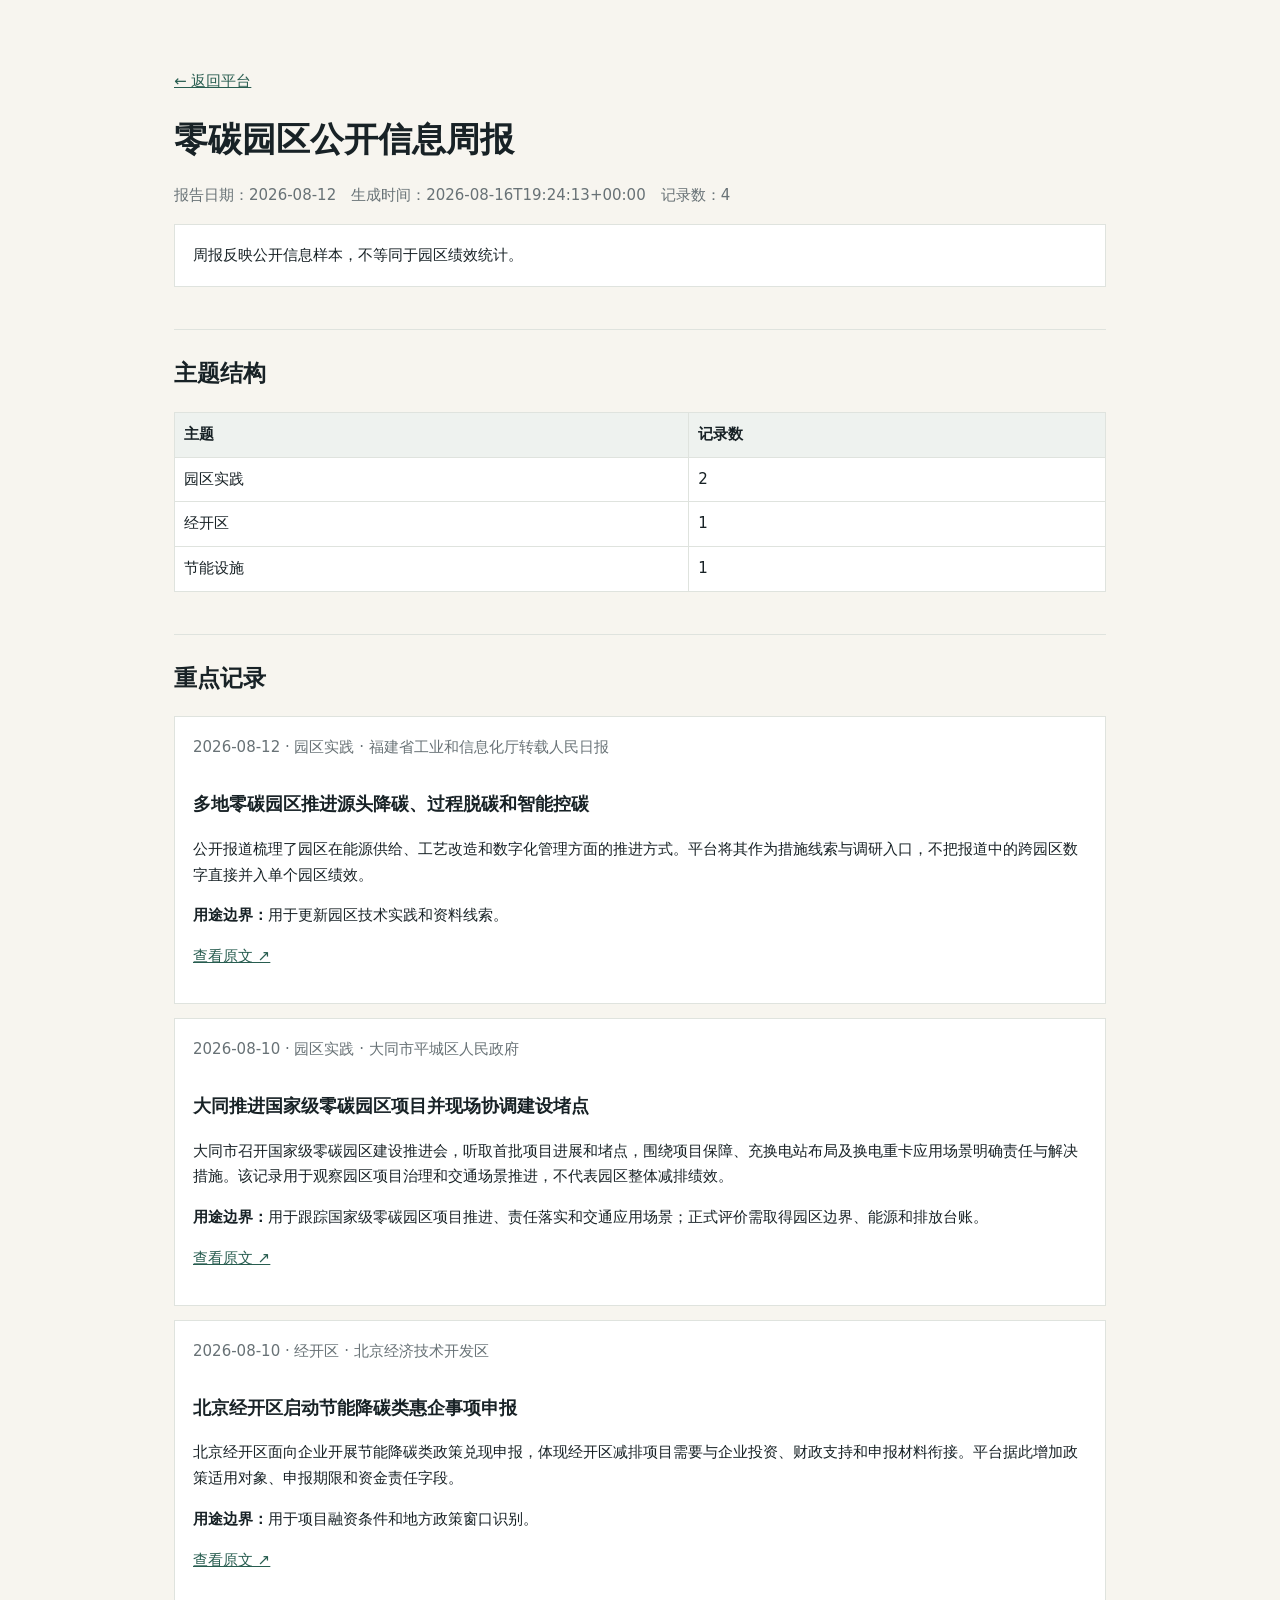
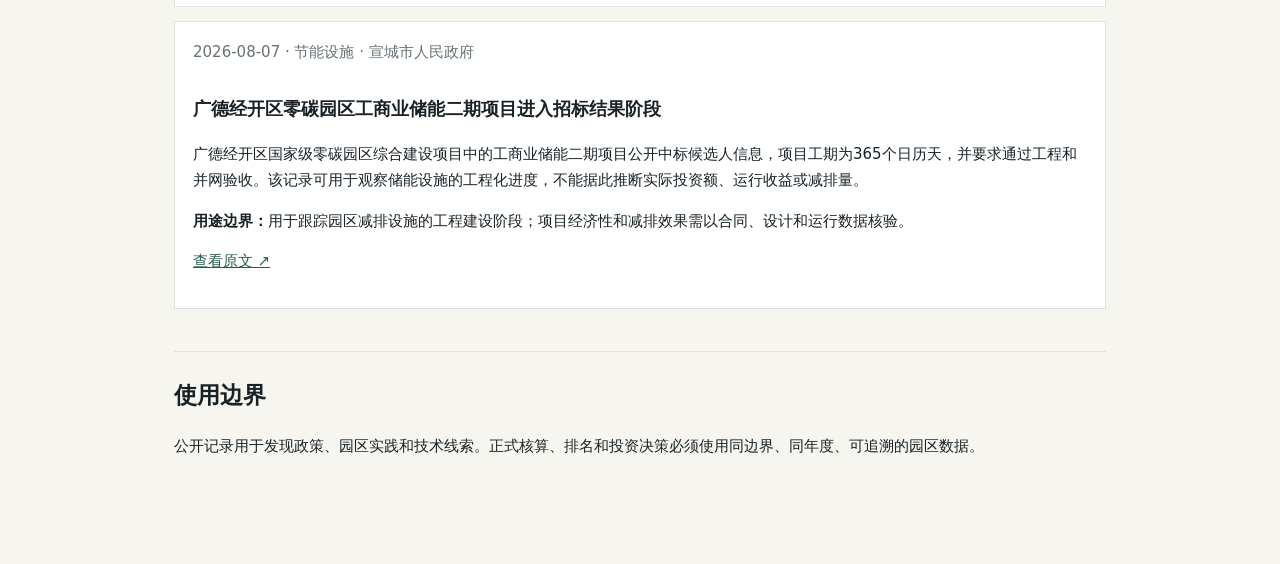
<file: site/reports/weekly-2026-08-12.html>
<!doctype html>
<html lang="zh-CN"><head><meta charset="utf-8"><meta name="viewport" content="width=device-width,initial-scale=1">
<title>零碳园区公开信息周报</title><meta name="description" content="零碳园区公开信息自动报告">
<style>
:root{--paper:#f7f5ef;--surface:#fff;--ink:#182226;--muted:#687276;--line:#dfe3de;--green:#285d50;--rust:#a75f3b}
*{box-sizing:border-box}body{margin:0;background:var(--paper);color:var(--ink);font:15px/1.72 system-ui,-apple-system,Segoe UI,"Noto Sans CJK SC","Microsoft YaHei",sans-serif}
main{max-width:980px;margin:auto;padding:54px 24px 90px}h1{font-size:34px;line-height:1.25}h2{margin-top:42px;border-top:1px solid var(--line);padding-top:24px}h3{margin-top:28px}a{color:var(--green)}.meta{color:var(--muted)}.card{background:var(--surface);border:1px solid var(--line);padding:18px;margin:14px 0}table{width:100%;border-collapse:collapse;background:white}th,td{border:1px solid var(--line);padding:9px;text-align:left;vertical-align:top}th{background:#eef2ef}code,pre{background:#ecefea}pre{padding:14px;overflow:auto}.status{display:inline-block;padding:3px 8px;border:1px solid var(--line);border-radius:99px}.warn{color:#8b4b2f}.ok{color:#24634f}@media(max-width:700px){table{display:block;overflow-x:auto}}
</style></head><body><main><p><a href="../index.html#reports">← 返回平台</a></p><h1>零碳园区公开信息周报</h1><p class="meta">报告日期：2026-08-12　生成时间：2026-08-16T19:24:13+00:00　记录数：4</p><div class="card">周报反映公开信息样本，不等同于园区绩效统计。</div><h2>主题结构</h2><table><tr><th>主题</th><th>记录数</th></tr><tr><td>园区实践</td><td>2</td></tr><tr><td>经开区</td><td>1</td></tr><tr><td>节能设施</td><td>1</td></tr></table><h2>重点记录</h2><article class="card"><div class="meta">2026-08-12 · 园区实践 · 福建省工业和信息化厅转载人民日报</div><h3>多地零碳园区推进源头降碳、过程脱碳和智能控碳</h3><p>公开报道梳理了园区在能源供给、工艺改造和数字化管理方面的推进方式。平台将其作为措施线索与调研入口，不把报道中的跨园区数字直接并入单个园区绩效。</p><p><strong>用途边界：</strong>用于更新园区技术实践和资料线索。</p><p><a href="https://gxt.fujian.gov.cn/zwgk/xw/hydt/xydt/202608/t20260812_7199107.htm" target="_blank" rel="noopener">查看原文 ↗</a></p></article><article class="card"><div class="meta">2026-08-10 · 园区实践 · 大同市平城区人民政府</div><h3>大同推进国家级零碳园区项目并现场协调建设堵点</h3><p>大同市召开国家级零碳园区建设推进会，听取首批项目进展和堵点，围绕项目保障、充换电站布局及换电重卡应用场景明确责任与解决措施。该记录用于观察园区项目治理和交通场景推进，不代表园区整体减排绩效。</p><p><strong>用途边界：</strong>用于跟踪国家级零碳园区项目推进、责任落实和交通应用场景；正式评价需取得园区边界、能源和排放台账。</p><p><a href="https://pingcheng.gov.cn/pcqrmzfz/bmdt/202608/e816063d90b74d31a13360dea46904ca.shtml" target="_blank" rel="noopener">查看原文 ↗</a></p></article><article class="card"><div class="meta">2026-08-10 · 经开区 · 北京经济技术开发区</div><h3>北京经开区启动节能降碳类惠企事项申报</h3><p>北京经开区面向企业开展节能降碳类政策兑现申报，体现经开区减排项目需要与企业投资、财政支持和申报材料衔接。平台据此增加政策适用对象、申报期限和资金责任字段。</p><p><strong>用途边界：</strong>用于项目融资条件和地方政策窗口识别。</p><p><a href="https://kfqgw.beijing.gov.cn/zwgkkfq/2024zcwj/202608/t20260810_4815986.html" target="_blank" rel="noopener">查看原文 ↗</a></p></article><article class="card"><div class="meta">2026-08-07 · 节能设施 · 宣城市人民政府</div><h3>广德经开区零碳园区工商业储能二期项目进入招标结果阶段</h3><p>广德经开区国家级零碳园区综合建设项目中的工商业储能二期项目公开中标候选人信息，项目工期为365个日历天，并要求通过工程和并网验收。该记录可用于观察储能设施的工程化进度，不能据此推断实际投资额、运行收益或减排量。</p><p><strong>用途边界：</strong>用于跟踪园区减排设施的工程建设阶段；项目经济性和减排效果需以合同、设计和运行数据核验。</p><p><a href="https://www.xuancheng.gov.cn/OpennessContent/show/3806110.html" target="_blank" rel="noopener">查看原文 ↗</a></p></article><h2>使用边界</h2><p>公开记录用于发现政策、园区实践和技术线索。正式核算、排名和投资决策必须使用同边界、同年度、可追溯的园区数据。</p></main></body></html>
</file>
<file: site/styles.css>
:root{
  --paper:#f6f4ef;
  --surface:#ffffff;
  --ink:#172033;
  --muted:#68717b;
  --line:#d9ddd9;
  --soft:#eceeea;
  --ochre:#a65f2c;
  --ochre-soft:#f2e5da;
  --teal:#2f6f73;
  --teal-soft:#e2eeee;
  --red:#a54439;
  --shadow:0 12px 36px rgba(23,32,51,.08);
  --max:1240px;
}
*{box-sizing:border-box}
html{scroll-behavior:smooth}
body{margin:0;background:var(--paper);color:var(--ink);font-family:"Noto Sans CJK SC","Microsoft YaHei","PingFang SC",Arial,sans-serif;line-height:1.65}
button,input,select{font:inherit}
a{color:inherit;text-decoration:none}
button{cursor:pointer}
.topbar{position:sticky;top:0;z-index:100;min-height:70px;padding:0 28px;background:rgba(246,244,239,.97);border-bottom:1px solid var(--line);display:flex;align-items:center;gap:28px;backdrop-filter:blur(8px)}
.brand{display:flex;align-items:center;gap:11px;min-width:260px}
.brand-mark{width:36px;height:36px;display:grid;place-items:center;background:var(--ink);color:#fff;font-family:Georgia,serif;font-size:13px;letter-spacing:.06em}
.brand strong{display:block;font-size:15px;letter-spacing:.02em}
.brand small{display:block;color:var(--muted);font-size:10px;margin-top:1px}
.topnav{display:flex;align-items:center;gap:22px;margin-left:auto}
.topnav a{font-size:13px;color:#3c4550;padding:23px 0 20px;border-bottom:3px solid transparent}
.topnav a:hover,.topnav a:focus{color:var(--ink);border-color:var(--ochre)}
.top-actions{display:flex;align-items:center;gap:12px}
.quiet-link{font-size:12px;color:var(--muted)}
.section{max-width:var(--max);margin:0 auto;padding:82px 28px}
.section+.section{border-top:1px solid var(--line)}
.section-kicker{font-family:Georgia,"Times New Roman",serif;font-size:11px;letter-spacing:.18em;color:var(--ochre);margin-bottom:12px}
.section-head{margin-bottom:30px}
.section-head h1,.section-head h2{margin:0 0 10px;letter-spacing:-.02em}
.section-head h1{font-size:42px;line-height:1.17}
.section-head h2{font-size:34px;line-height:1.22}
.section-head p{margin:0;max-width:780px;color:var(--muted)}
.split-head{display:flex;justify-content:space-between;align-items:flex-end;gap:28px}
.btn{border:1px solid transparent;padding:9px 15px;font-size:12px;font-weight:600;background:#fff;color:var(--ink);display:inline-flex;align-items:center;justify-content:center;gap:6px;min-height:38px}
.btn:hover{transform:translateY(-1px)}
.btn-dark{background:var(--ink);color:#fff;border-color:var(--ink)}
.btn-line{background:transparent;border-color:#aeb6b5}
.btn-accent{background:var(--ochre);color:#fff;border-color:var(--ochre)}
.btn.full{width:100%}
.segmented{display:inline-flex;border:1px solid var(--line);background:var(--surface)}
.segmented button{border:0;background:transparent;padding:9px 15px;color:var(--muted)}
.segmented button+button{border-left:1px solid var(--line)}
.segmented button.active{background:var(--ink);color:#fff}
.map-section{padding-top:58px}
.map-grid{display:grid;grid-template-columns:minmax(0,1.8fr) minmax(290px,.75fr);gap:18px;align-items:stretch}
.map-card,.detail-card,.dataset-card,.chart-card,.form-card,.profile-card,.similar-card,.result-card,.task-output{background:var(--surface);border:1px solid var(--line);box-shadow:0 4px 14px rgba(23,32,51,.03)}
.map-toolbar{height:54px;padding:0 15px;border-bottom:1px solid var(--line);display:flex;align-items:center;gap:14px;color:var(--muted);font-size:12px}
.map-toolbar>span{font-weight:700;color:var(--ink);margin-right:auto}
.map-toolbar label{display:flex;align-items:center;gap:8px}
.map-toolbar input{width:220px;border:1px solid var(--line);background:var(--paper);padding:7px 10px}
.map-canvas{position:relative;aspect-ratio:5/3;overflow:hidden;background:#f8f7f3}
.map-canvas img{width:100%;height:100%;object-fit:cover;display:block}
.map-markers{position:absolute;inset:0}
.map-marker{position:absolute;width:14px;height:14px;border-radius:50%;border:2px solid #fff;background:var(--ochre);box-shadow:0 0 0 1px rgba(23,32,51,.3),0 2px 6px rgba(23,32,51,.18);transform:translate(-50%,-50%);padding:0;transition:.15s;z-index:2}
.map-marker.provincial{background:var(--teal)}
.map-marker:hover,.map-marker:focus,.map-marker.active{width:20px;height:20px;z-index:5}
.map-marker.hidden{display:none}
.map-legend{min-height:42px;padding:10px 15px;display:flex;gap:18px;align-items:center;border-top:1px solid var(--line);font-size:11px;color:var(--muted);flex-wrap:wrap}
.dot{display:inline-block;width:8px;height:8px;border-radius:50%;margin-right:5px;background:var(--ochre)}
.dot.provincial{background:var(--teal)}
.detail-card{padding:25px;min-height:520px}
.detail-placeholder{padding-top:70px}
.eyebrow{display:block;color:var(--ochre);font-family:Georgia,serif;font-size:10px;letter-spacing:.15em;text-transform:uppercase}
.detail-card h2{font-size:26px;line-height:1.25;margin:8px 0 12px}
.detail-card p{font-size:13px;color:var(--muted);margin:0 0 14px}
.detail-meta{display:grid;grid-template-columns:1fr 1fr;gap:10px;margin:18px 0}
.meta-cell{background:var(--paper);border:1px solid var(--line);padding:10px}
.meta-cell span{display:block;font-size:10px;color:var(--muted)}
.meta-cell strong{font-size:13px}
.detail-block{border-top:1px solid var(--line);padding-top:14px;margin-top:14px}
.detail-block h4{margin:0 0 8px;font-size:12px}
.detail-block ul{margin:0;padding-left:18px;font-size:12px;color:#4a535d}
.source-link{display:inline-flex;align-items:center;gap:5px;color:var(--teal);font-size:12px;border-bottom:1px solid var(--teal)}
.hero-section{display:grid;grid-template-columns:1.4fr .8fr;gap:38px;align-items:center}
.hero-copy h2{font-size:38px;line-height:1.22;margin:0 0 18px;max-width:780px}
.hero-copy>p{color:var(--muted);font-size:16px;max-width:760px}
.principle-row{display:flex;gap:9px;flex-wrap:wrap;margin-top:24px}
.principle-row span{font-size:11px;border-left:3px solid var(--ochre);background:var(--surface);padding:8px 12px}
.dataset-card{padding:24px}
.dataset-label{font-family:Georgia,serif;font-size:11px;letter-spacing:.15em;color:var(--ochre)}
.dataset-version{font-size:12px;color:var(--muted);margin:8px 0 18px}
.kpi-grid{display:grid;grid-template-columns:repeat(2,1fr);gap:1px;background:var(--line);border:1px solid var(--line)}
.kpi{background:var(--surface);padding:16px}
.kpi strong{display:block;font-size:27px;font-family:Georgia,"Times New Roman",serif;line-height:1}
.kpi span{display:block;font-size:10px;color:var(--muted);margin-top:7px}
.dataset-note{font-size:10px;color:var(--muted);margin-top:14px}
.inline-actions{display:flex;align-items:center;gap:12px;flex-wrap:wrap;justify-content:flex-end}
.topic-filters{display:flex;gap:6px;flex-wrap:wrap}
.topic-filter{border:1px solid var(--line);background:var(--surface);padding:7px 10px;font-size:11px;color:var(--muted)}
.topic-filter.active{background:var(--ink);color:#fff;border-color:var(--ink)}
.updates-grid{display:grid;grid-template-columns:repeat(3,1fr);gap:14px}
.update-card{background:var(--surface);border:1px solid var(--line);padding:20px;display:flex;flex-direction:column;min-height:260px}
.update-top{display:flex;justify-content:space-between;gap:10px;font-size:10px;color:var(--muted)}
.update-topic{color:var(--ochre);font-weight:700}
.update-card h3{font-size:18px;line-height:1.35;margin:14px 0 10px}
.update-card p{font-size:12px;color:#505963;margin:0 0 14px;flex:1}
.update-why{font-size:10px;padding-top:12px;border-top:1px solid var(--line);color:var(--muted)}
.update-card .source-link{margin-top:12px;align-self:flex-start}
.analytics-section{background:#efeee9;max-width:none;padding-left:max(28px,calc((100vw - var(--max))/2 + 28px));padding-right:max(28px,calc((100vw - var(--max))/2 + 28px))}
.analytics-section>.section-head,.analytics-section>.section-kicker,.analytics-grid{max-width:var(--max);margin-left:auto;margin-right:auto}
.analytics-grid{display:grid;grid-template-columns:1fr 1fr;gap:16px}
.chart-card{padding:21px}
.chart-card.wide{grid-column:span 2}
.chart-card h3{margin:0 0 4px;font-size:17px}
.chart-card>p{margin:0 0 18px;color:var(--muted);font-size:11px}
.bar-chart{display:flex;flex-direction:column;gap:8px}
.bar-row{display:grid;grid-template-columns:110px 1fr 36px;gap:8px;align-items:center;font-size:11px}
.bar-row .label{white-space:nowrap;overflow:hidden;text-overflow:ellipsis;color:#4e5761}
.bar-track{height:10px;background:var(--soft);overflow:hidden}
.bar-fill{height:100%;background:var(--teal)}
.bar-row:nth-child(3n+2) .bar-fill{background:var(--ochre)}
.bar-value{text-align:right;font-family:Georgia,serif}
.funnel-chart{display:grid;grid-template-columns:repeat(6,1fr);gap:8px;align-items:end;min-height:220px}
.funnel-step{display:flex;flex-direction:column;align-items:center;gap:7px;text-align:center}
.funnel-bar{width:100%;background:var(--ink);min-height:4px;position:relative}
.funnel-step:nth-child(2) .funnel-bar,.funnel-step:nth-child(5) .funnel-bar{background:var(--ochre)}
.funnel-step:nth-child(3) .funnel-bar,.funnel-step:nth-child(4) .funnel-bar{background:var(--teal)}
.funnel-step strong{font-family:Georgia,serif;font-size:21px}
.funnel-step span{font-size:10px;color:var(--muted)}
.source-table{display:grid;gap:0;border:1px solid var(--line)}
.source-row{display:grid;grid-template-columns:1.2fr .9fr .6fr 1.7fr;gap:12px;padding:10px 12px;border-bottom:1px solid var(--line);font-size:11px;background:#fff}
.source-row:last-child{border-bottom:0}
.source-row.header{font-weight:700;background:var(--paper)}
.source-row span{min-width:0}
.five-tabs{display:grid;grid-template-columns:repeat(5,1fr);border:1px solid var(--line);background:var(--surface);margin-bottom:18px}
.five-tab{padding:14px 10px;border:0;border-right:1px solid var(--line);background:transparent;color:var(--muted);font-weight:600}
.five-tab:last-child{border-right:0}
.five-tab.active{background:var(--ink);color:#fff}
.diagnosis-panel{display:none;background:var(--surface);border:1px solid var(--line);padding:28px}
.diagnosis-panel.active{display:block}
.panel-intro{display:flex;justify-content:space-between;gap:20px;align-items:flex-start;margin-bottom:22px}
.panel-intro h3{font-size:27px;margin:4px 0 6px}
.panel-intro p{margin:0;color:var(--muted);max-width:740px}
.score-card{min-width:180px;padding:17px;background:var(--paper);border-left:4px solid var(--ochre)}
.score-card strong{font:32px/1 Georgia,serif;display:block}
.score-card span{font-size:11px;font-weight:700}
.score-card small{display:block;color:var(--muted);font-size:9px;margin-top:5px}
.toolbar-row,.measure-toolbar,.cost-controls{display:flex;align-items:flex-end;gap:9px;flex-wrap:wrap;margin-bottom:18px}
.data-grid-layout{display:grid;grid-template-columns:1.15fr .85fr;gap:16px}
.checklist{border:1px solid var(--line)}
.field-row{display:grid;grid-template-columns:28px 58px 1fr 150px;gap:8px;padding:11px 12px;border-bottom:1px solid var(--line);align-items:start}
.field-row:last-child{border-bottom:0}
.field-row input{margin-top:3px}
.priority{font-size:9px;font-weight:700;border:1px solid currentColor;padding:2px 5px;justify-self:start}
.priority.P0{color:var(--red)}
.priority.P1{color:var(--ochre)}
.field-main strong{display:block;font-size:12px}
.field-main small{display:block;color:var(--muted);font-size:10px;margin-top:2px}
.field-owner{font-size:10px;color:var(--muted)}
.task-output{padding:18px;min-height:320px}
.task-output h4,.result-card h4{margin:0 0 14px;font-size:16px}
.task-item{border-bottom:1px solid var(--line);padding:10px 0}
.task-item:last-child{border-bottom:0}
.task-item strong{display:block;font-size:12px}
.task-item span{display:block;font-size:10px;color:var(--muted)}
.empty-state{padding:30px 12px;color:var(--muted);font-size:12px;text-align:center;border:1px dashed var(--line)}
.current-grid{display:grid;grid-template-columns:250px 1fr 300px;gap:14px}
.form-card,.profile-card,.similar-card,.result-card{padding:18px}
.form-card label{display:block;font-size:11px;color:var(--muted);margin-bottom:12px}
.form-card input,.form-card select,.cost-controls input,.measure-toolbar input,.measure-toolbar select,.db-controls input,.db-controls select{width:100%;padding:9px 10px;border:1px solid var(--line);background:#fff;color:var(--ink);margin-top:5px}
.lens-label{font-size:11px;color:var(--muted);margin:15px 0 7px}
.lens-buttons{display:grid;grid-template-columns:1fr 1fr;gap:6px;margin-bottom:14px}
.lens-button{border:1px solid var(--line);background:#fff;padding:7px 5px;font-size:10px}
.lens-button.active{background:var(--teal);color:#fff;border-color:var(--teal)}
.profile-card h4,.similar-card h4{margin:0 0 12px}
.profile-title{font-size:23px;line-height:1.3;margin:0 0 8px}
.profile-sub{color:var(--muted);font-size:11px;margin-bottom:14px}
.profile-facts{display:grid;grid-template-columns:repeat(3,1fr);gap:8px;margin-bottom:14px}
.profile-facts div{background:var(--paper);padding:9px}
.profile-facts span{display:block;font-size:9px;color:var(--muted)}
.profile-facts strong{font-size:11px}
.evidence-item{padding:9px 0;border-top:1px solid var(--line);font-size:11px}
.evidence-item p{margin:3px 0;color:#4d5660}
.caveat{color:var(--red);font-size:9px}
.similar-item{padding:10px 0;border-bottom:1px solid var(--line)}
.similar-item:last-child{border-bottom:0}
.similar-item strong{display:block;font-size:11px}
.similar-item span{font-size:9px;color:var(--muted)}
.lens-content{margin-top:14px;padding-top:12px;border-top:1px solid var(--line)}
.lens-content ul{padding-left:17px;margin:7px 0;font-size:11px;color:#4d5660}
.gap-grid{display:grid;grid-template-columns:390px 1fr;gap:16px}
.form-grid{display:grid;grid-template-columns:1fr 1fr;gap:0 12px}
.form-grid .check-line,.form-grid .form-actions{grid-column:span 2}
.check-line{display:flex!important;align-items:center;gap:8px;color:var(--ink)!important;background:var(--ochre-soft);padding:9px}
.check-line input{width:auto!important;margin:0!important}
.form-actions{display:flex;gap:8px;margin-top:5px}
.result-head{display:flex;justify-content:space-between;align-items:center;gap:12px}
.metric-row{display:grid;grid-template-columns:1.5fr .7fr .7fr .7fr;gap:8px;align-items:center;padding:10px 0;border-bottom:1px solid var(--line);font-size:11px}
.metric-row.header{font-weight:700;color:var(--muted)}
.metric-status{font-weight:700}
.metric-status.ok{color:var(--teal)}
.metric-status.bad{color:var(--red)}
.green-power-note{display:grid;grid-template-columns:auto 1fr auto;gap:12px;align-items:center;background:var(--ochre-soft);border-left:4px solid var(--ochre);padding:13px 15px;margin-bottom:18px;font-size:11px}
.green-power-note a{color:var(--teal);border-bottom:1px solid var(--teal)}
.measure-toolbar label,.cost-controls label{font-size:10px;color:var(--muted);min-width:140px}
.measure-toolbar .search-field{min-width:210px;flex:1}
.selection-summary{font-size:11px;background:var(--paper);border:1px solid var(--line);padding:10px 12px;margin-bottom:13px}
.measures-grid{display:grid;grid-template-columns:repeat(3,1fr);gap:10px;max-height:730px;overflow:auto;padding-right:4px}
.measure-card{border:1px solid var(--line);padding:14px;background:#fff;position:relative}
.measure-card.selected{border-color:var(--teal);box-shadow:inset 0 0 0 1px var(--teal)}
.measure-card input{position:absolute;right:12px;top:12px}
.measure-tags{display:flex;gap:5px;flex-wrap:wrap;margin-bottom:8px}
.tag{font-size:9px;padding:2px 6px;background:var(--soft);color:var(--muted)}
.tag.no-regret{background:var(--teal-soft);color:var(--teal)}
.tag.conditional{background:var(--ochre-soft);color:var(--ochre)}
.tag.strategic{background:#eee6ea;color:#7f405b}
.measure-card h4{font-size:14px;margin:0 24px 8px 0}
.measure-card p{font-size:10px;color:var(--muted);margin:4px 0}
.cost-controls label{min-width:150px}
.file-btn{position:relative;overflow:hidden}
.file-btn input{position:absolute;inset:0;opacity:0;cursor:pointer;margin:0}
.project-table-wrap,.db-table-wrap{overflow:auto;border:1px solid var(--line);background:#fff}
.data-table{width:100%;border-collapse:collapse;font-size:11px}
.data-table th{background:var(--paper);text-align:left;padding:10px;border-bottom:1px solid var(--line);white-space:nowrap}
.data-table td{padding:9px 10px;border-bottom:1px solid var(--line);vertical-align:top}
.data-table tr:last-child td{border-bottom:0}
.project-table input,.project-table select{width:100%;min-width:90px;border:1px solid var(--line);padding:7px;background:#fff}
.project-table .project-name{min-width:160px}
.delete-project{border:1px solid var(--line);background:#fff;padding:6px 9px;font-size:10px;color:var(--red)}
.portfolio-grid{display:grid;grid-template-columns:1.25fr .75fr;gap:14px;margin-top:14px}
.portfolio-kpis{display:grid;grid-template-columns:repeat(4,1fr);gap:8px;margin-bottom:14px}
.portfolio-kpis div{background:var(--paper);padding:10px}
.portfolio-kpis span{display:block;font-size:9px;color:var(--muted)}
.portfolio-kpis strong{font-family:Georgia,serif;font-size:17px}
.portfolio-item{display:flex;justify-content:space-between;gap:10px;padding:8px 0;border-top:1px solid var(--line);font-size:11px}
.stakeholder-line{padding:9px 0;border-bottom:1px solid var(--line);font-size:11px}
.stakeholder-line:last-child{border-bottom:0}
.db-controls{display:grid;grid-template-columns:260px 130px auto auto;gap:8px;align-items:end}
.db-controls input,.db-controls select{margin:0}
.db-status{font-size:11px;color:var(--muted);margin:0 0 9px}
.db-table-wrap{max-height:620px}
.db-table-wrap .source-link{font-size:10px}
.centered{display:flex;margin:15px auto 0}
.footer{border-top:1px solid var(--line);padding:38px max(28px,calc((100vw - var(--max))/2 + 28px));display:grid;grid-template-columns:1fr 1.2fr;gap:20px;background:#eeece6}
.footer strong{font-size:15px}
.footer p{font-size:11px;color:var(--muted);margin:5px 0}
.footer-links{display:flex;flex-wrap:wrap;justify-content:flex-end;gap:9px 17px;font-size:11px}
.footer-links a{border-bottom:1px solid #aab1b0}
.footer-note{grid-column:span 2;border-top:1px solid var(--line);padding-top:15px;font-size:10px;color:var(--muted)}
.toast{position:fixed;right:22px;bottom:22px;background:var(--ink);color:#fff;padding:11px 15px;font-size:11px;box-shadow:var(--shadow);opacity:0;transform:translateY(12px);pointer-events:none;transition:.2s;z-index:200}
.toast.show{opacity:1;transform:translateY(0)}
@media(max-width:1050px){
  .topnav{display:none}.map-grid,.hero-section{grid-template-columns:1fr}.detail-card{min-height:auto}.current-grid{grid-template-columns:1fr 1fr}.similar-card{grid-column:span 2}.measures-grid{grid-template-columns:1fr 1fr}
}
@media(max-width:760px){
  .topbar{padding:0 14px}.brand{min-width:0}.brand small,.top-actions .quiet-link{display:none}.top-actions{margin-left:auto}.section{padding:58px 16px}.section-head h1{font-size:32px}.section-head h2{font-size:28px}.split-head{align-items:flex-start;flex-direction:column}.map-toolbar{height:auto;padding:10px;flex-wrap:wrap}.map-toolbar label{width:100%}.map-toolbar input{width:100%}.updates-grid,.analytics-grid,.data-grid-layout,.gap-grid,.portfolio-grid,.current-grid{grid-template-columns:1fr}.chart-card.wide,.similar-card{grid-column:auto}.five-tabs{grid-template-columns:1fr}.five-tab{border-right:0;border-bottom:1px solid var(--line);text-align:left}.five-tab:last-child{border-bottom:0}.panel-intro{flex-direction:column}.score-card{width:100%}.field-row{grid-template-columns:24px 48px 1fr}.field-owner{grid-column:3}.form-grid{grid-template-columns:1fr}.form-grid .check-line,.form-grid .form-actions{grid-column:auto}.measures-grid{grid-template-columns:1fr}.green-power-note{grid-template-columns:1fr}.db-controls{grid-template-columns:1fr 1fr}.profile-facts{grid-template-columns:1fr 1fr}.footer{grid-template-columns:1fr}.footer-links{justify-content:flex-start}.footer-note{grid-column:auto}.funnel-chart{grid-template-columns:repeat(3,1fr)}.source-row{grid-template-columns:1fr 1fr}.source-row span:nth-child(4){grid-column:span 2}.portfolio-kpis{grid-template-columns:1fr 1fr}
}
/* Open-source release additions */
:root{
  --paper:#f5f2ea;
  --surface:#fffefb;
  --ink:#1b2928;
  --muted:#66736f;
  --line:#d9ded7;
  --soft:#e8ede7;
  --ochre:#a95f3d;
  --ochre-soft:#f1e1d6;
  --teal:#315f54;
  --teal-soft:#e1ece7;
  --red:#9d453c;
}
.brand-mark{background:var(--teal);font-family:"Songti SC","SimSun",serif;font-size:17px}
.update-status{display:flex;align-items:center;gap:9px;margin-top:24px;color:var(--muted);font-size:12px}
.pulse{width:8px;height:8px;border-radius:50%;background:var(--teal);box-shadow:0 0 0 5px rgba(49,95,84,.12)}
.dot.international{background:#6a6f85}
.map-marker.international{background:#6a6f85;border-color:#fff}
.health-grid{display:grid;grid-template-columns:repeat(2,minmax(0,1fr));gap:10px;margin-top:16px}
.health-item{border:1px solid var(--line);padding:12px;background:#fafbf8}
.health-item strong{display:block;font-size:23px;font-family:Georgia,"Times New Roman",serif}
.health-item span{font-size:11px;color:var(--muted)}
.feasibility-gate{display:grid;grid-template-columns:repeat(4,minmax(0,1fr));gap:12px;background:var(--surface);border:1px solid var(--line);padding:16px;margin-bottom:14px}
.feasibility-gate label{font-size:11px;color:var(--muted)}
.feasibility-gate label:has(input[type=checkbox]){display:flex;align-items:center;gap:7px;color:var(--ink);padding-top:18px}
.feasibility-gate input[type=text],.feasibility-gate input[type=number]{width:100%;margin-top:5px;border:1px solid var(--line);background:#fff;padding:8px}
.report-section{padding-bottom:95px}
.report-grid{display:grid;grid-template-columns:repeat(3,minmax(0,1fr));gap:16px}
.report-card{background:var(--surface);border:1px solid var(--line);padding:20px;min-height:190px;display:flex;flex-direction:column}
.report-card .report-type{font-size:10px;letter-spacing:.13em;color:var(--ochre);font-family:Georgia,"Times New Roman",serif}
.report-card h3{font-size:19px;margin:10px 0 8px}
.report-card p{font-size:12px;color:var(--muted);margin:0 0 18px;flex:1}
.report-actions{display:flex;gap:8px;flex-wrap:wrap}
.open-source-strip{margin-top:24px;padding:22px;border:1px solid var(--line);background:#eef2ed;display:flex;align-items:center;gap:12px}
.open-source-strip div{margin-right:auto}.open-source-strip p{margin:4px 0 0;color:var(--muted);font-size:12px}
.path-table{width:100%;border-collapse:collapse;font-size:11px}
.path-table th,.path-table td{border-bottom:1px solid var(--line);padding:7px;text-align:left}
.risk-list{display:grid;gap:8px;margin-top:12px}
.risk-item{border-left:3px solid var(--line);padding:8px 10px;background:#fafbf8;font-size:11px}
.risk-item.high{border-left-color:var(--red)}.risk-item.medium{border-left-color:var(--ochre)}.risk-item.low{border-left-color:var(--teal)}
.status-pill{display:inline-block;border:1px solid var(--line);border-radius:99px;padding:2px 7px;font-size:10px}
.status-pill.ok{color:var(--teal);border-color:#a9c5bb}.status-pill.warn{color:var(--ochre);border-color:#d7b49d}.status-pill.bad{color:var(--red);border-color:#d5aaa5}
.project-table input,.project-table select{width:100%;min-width:78px;border:1px solid var(--line);padding:6px;background:#fff;font-size:10px}
.project-table td:first-child input{min-width:150px}
.project-table td:last-child{white-space:nowrap}
.data-table td a{color:var(--teal);text-decoration:underline;text-underline-offset:2px}
.loading-banner{max-width:780px;margin:100px auto;padding:30px;border:1px solid var(--line);background:var(--surface);text-align:center}
.error-banner{max-width:780px;margin:100px auto;padding:30px;border:1px solid #d7b1ac;background:#fff8f5;color:#7d342d}
@media(max-width:1050px){
  .topnav{display:none}.feasibility-gate{grid-template-columns:repeat(2,minmax(0,1fr))}.report-grid{grid-template-columns:1fr 1fr}
}
@media(max-width:700px){
  .topbar{padding:0 16px}.brand{min-width:auto}.brand small{display:none}.top-actions .quiet-link{display:none}.section{padding:58px 16px}.section-head h1{font-size:33px}.section-head h2{font-size:29px}.split-head{align-items:flex-start}.map-toolbar{flex-wrap:wrap}.feasibility-gate{grid-template-columns:1fr}.report-grid{grid-template-columns:1fr}.open-source-strip{align-items:flex-start;flex-wrap:wrap}.top-actions .btn{padding:7px 10px;font-size:10px}
}
</file>
